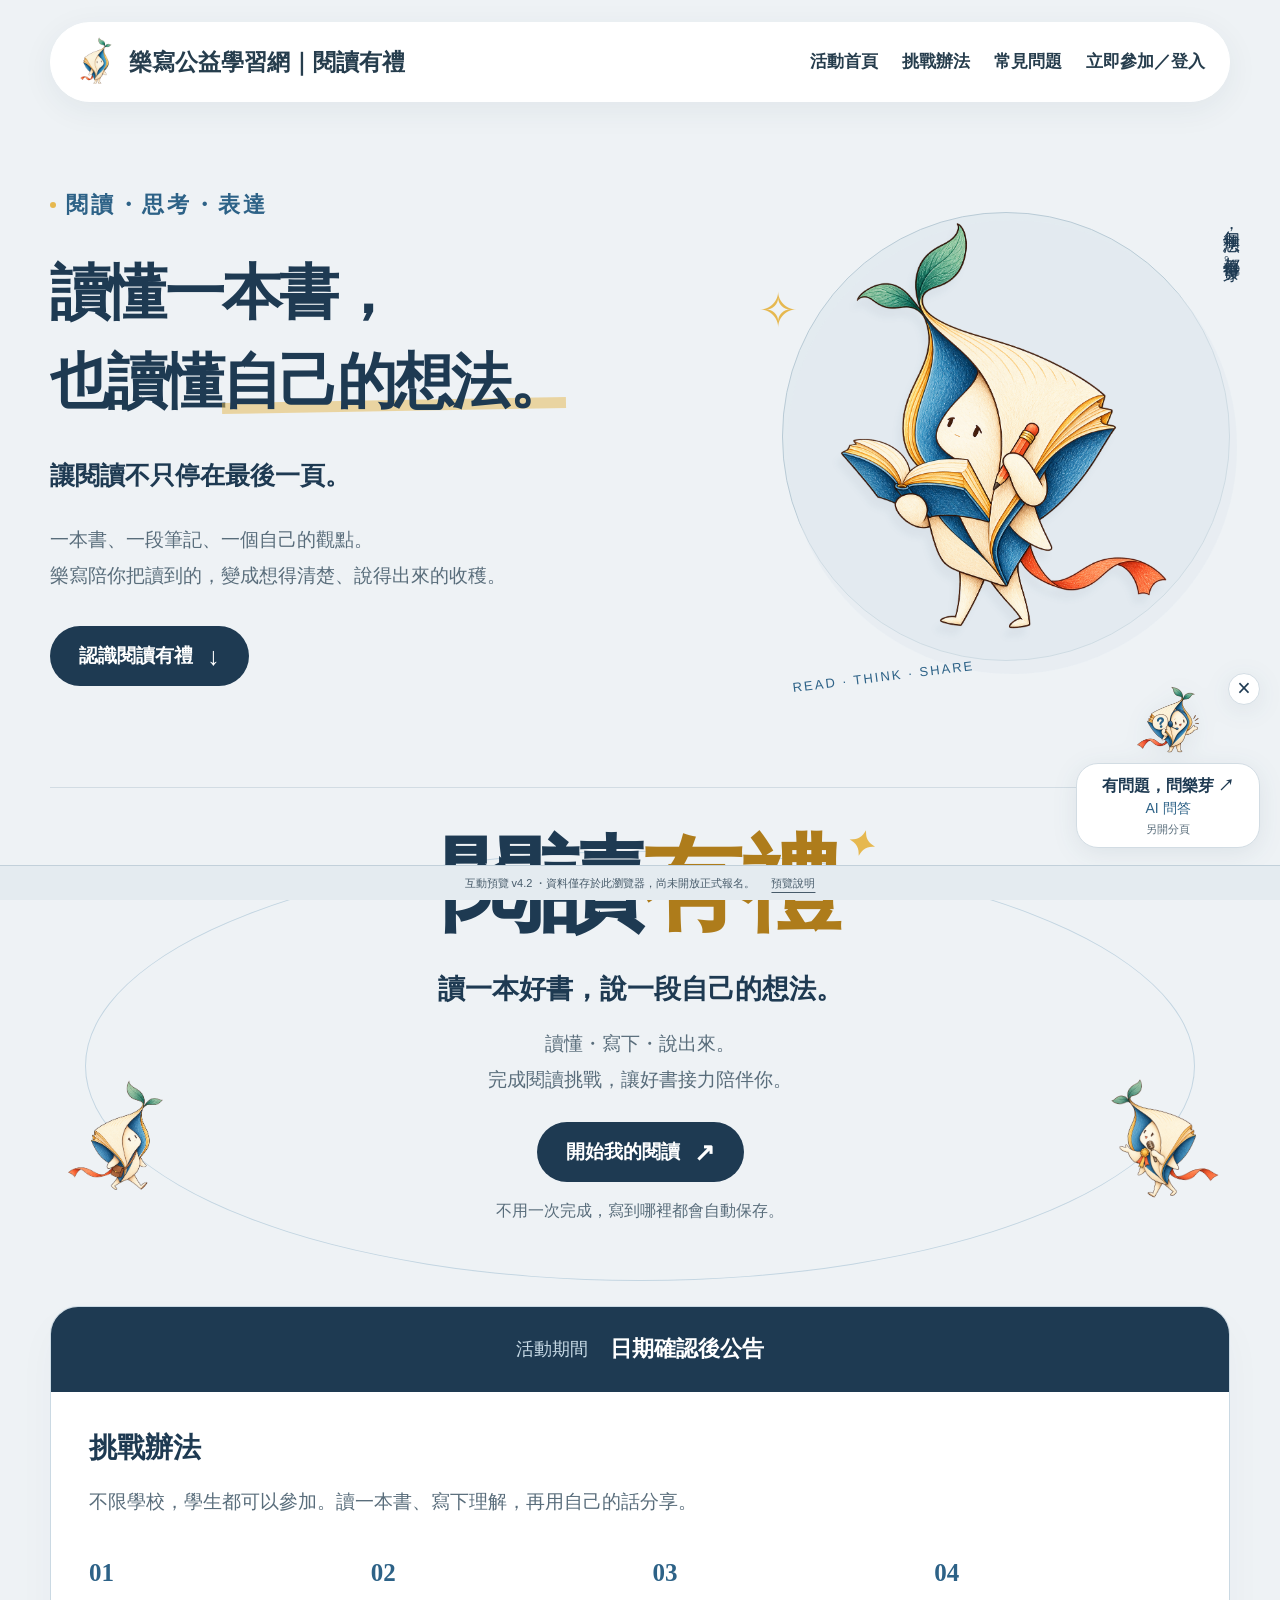
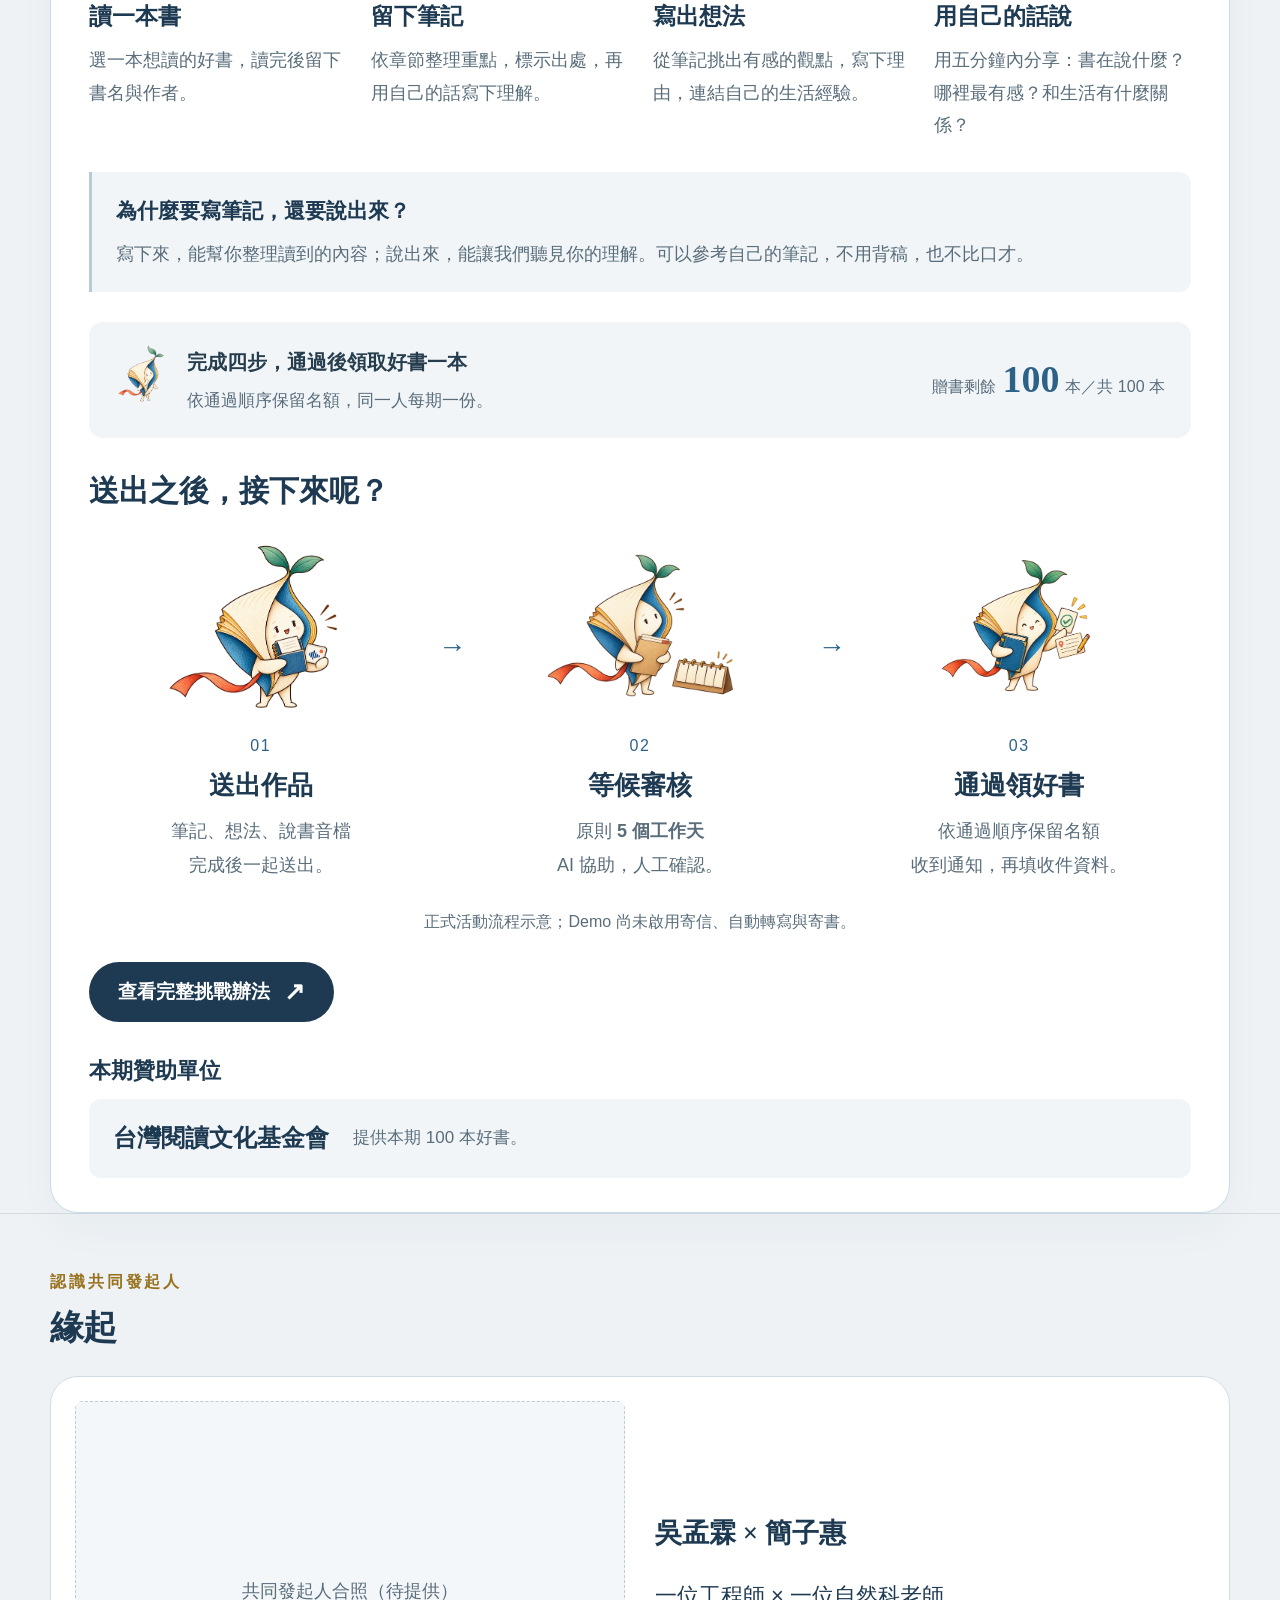
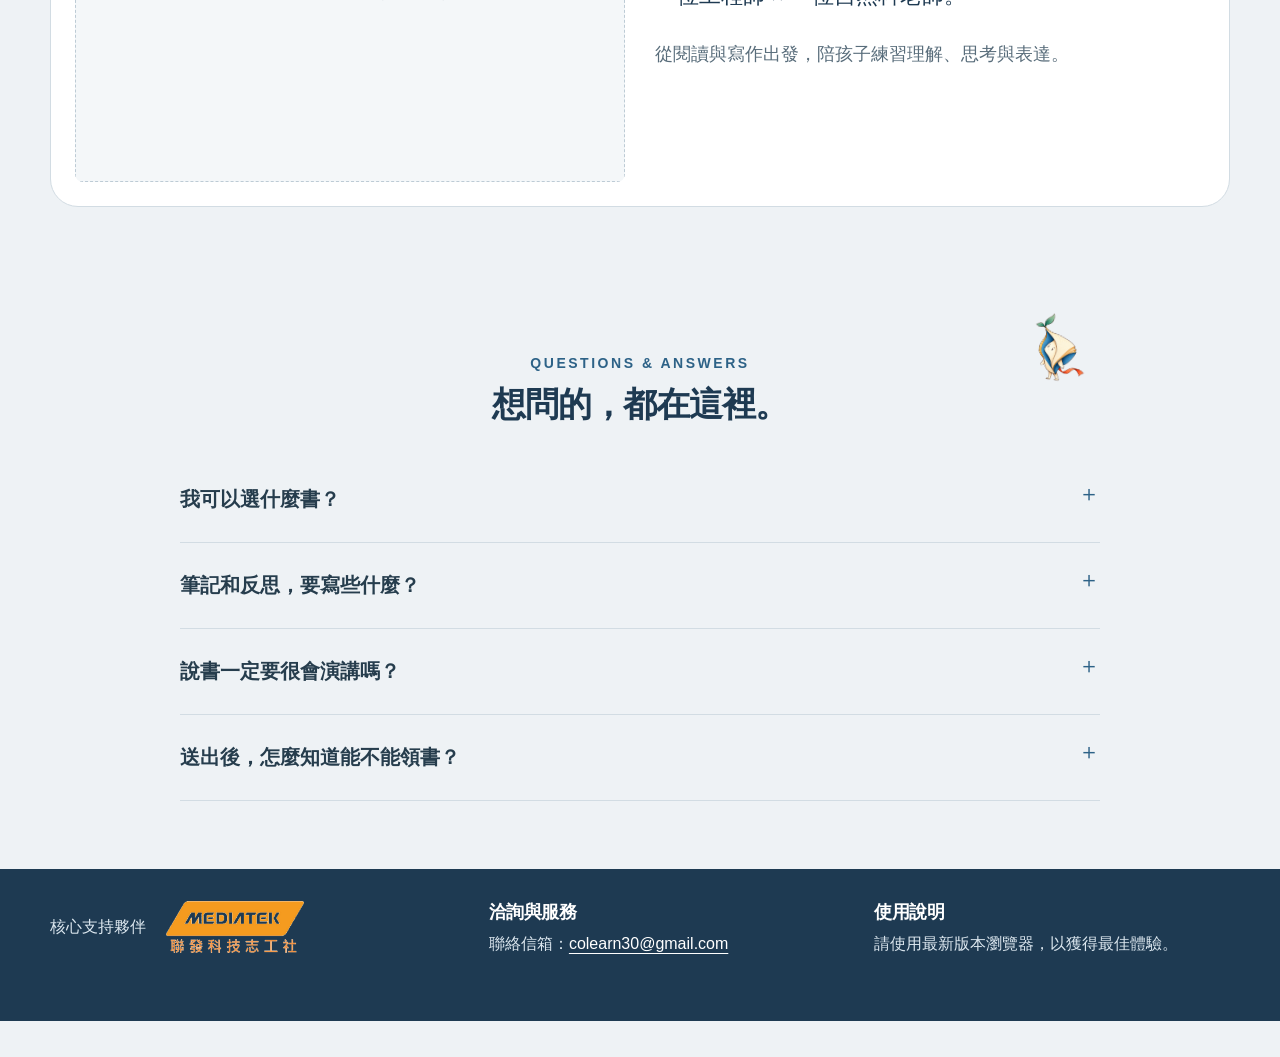
<file: index.html>
<!doctype html><html lang="zh-Hant"><head><meta charset="utf-8"><meta name="viewport" content="width=device-width,initial-scale=1"><meta name="description" content="樂寫公益學習網，陪你讀一本書、留下筆記、整理想法，再用自己的話說出來。"><meta name="theme-color" content="#1E3A52"><title>讀懂一本書，也讀懂自己的想法｜樂寫公益學習網</title><link rel="icon" href="img/leya-front.png"><link rel="stylesheet" href="styles.css"><link rel="stylesheet" href="refinement.css?v=20260925-three-capsules"></head><body class="simple-campaign brand-first"><a class="skip" href="#main">跳到主要內容</a><header class="site-header shell"><a class="brand" href="index.html"><img src="img/leya-front.png" alt=""><span class="brand-title">樂寫公益學習網<span class="brand-event">｜閱讀有禮</span></span></a><button class="menu-toggle" aria-controls="main-nav" aria-expanded="false" aria-label="開啟選單"><span></span><span></span></button><nav id="main-nav" aria-label="主要導覽"><a href="index.html">活動首頁</a><a href="challenge-rules.html">挑戰辦法</a><a href="index.html#faq">常見問題</a><a href="my-challenge.html">立即參加／登入</a></nav></header><main id="main" data-campaign>
<section class="brand-hero shell" aria-labelledby="brand-title">
<div class="brand-message"><p class="eyebrow"><span></span>閱讀・思考・表達</p>
<h1 id="brand-title"><span>讀懂一本書，</span><span>也讀懂<span class="brand-underline">自己的想法。</span></span></h1>
<p class="brand-lead">讓閱讀不只停在最後一頁。</p>
<p class="brand-description">一本書、一段筆記、一個自己的觀點。<br><span class="brand-description-phrase">樂寫陪你把讀到的，</span><span class="brand-description-phrase">變成想得清楚、說得出來的收穫。</span></p>
<a class="btn primary" href="#activity">認識閱讀有禮 <span aria-hidden="true">↓</span></a></div>
<div class="brand-illustration"><span class="brand-orbit" aria-hidden="true"></span><img src="img/notion/companion.png" alt="陪讀樂芽面向左邊，與你一起閱讀、思考"><span class="brand-art-note">每個想法，都值得發芽。</span><span class="brand-spark" aria-hidden="true">✧</span><span class="brand-art-caption">READ · THINK · SHARE</span></div>
</section>
<section class="simple-hero shell" id="activity" aria-labelledby="campaign-title">
<span class="restored-oval" aria-hidden="true"></span><div class="simple-intro">
<h2 id="campaign-title">閱讀<span class="gold-text">有禮</span><span class="title-star" aria-hidden="true">✦</span></h2><p class="hero-tagline" id="campaign-slogan"><span class="slogan-phrase">讀一本好書</span>，<wbr><span class="slogan-phrase">說一段自己的想法。</span></p>
<p class="hero-copy" id="campaign-intro">讀懂・寫下・說出來。完成閱讀挑戰，讓好書接力陪伴你。</p>
<a class="btn primary big" href="my-challenge.html">開始我的閱讀 <span class="arrow-circle" aria-hidden="true">↗</span></a>
<p class="micro"><span class="slogan-phrase">不用一次完成，</span><span class="slogan-phrase">寫到哪裡都會自動保存。</span></p></div>
<img class="simple-mascot" src="img/notion/talk.png" alt="" aria-hidden="true">
<img class="hero-companion" src="img/notion/step.png" alt="" aria-hidden="true">
<div class="activity-board">
<div class="board-period"><span>活動期間</span><strong id="campaign-period">日期確認後公告</strong></div>
<div class="board-main"><section id="how" class="board-section" aria-labelledby="rules-title"><h3 id="rules-title">挑戰辦法</h3><p class="rules-intro">不限學校，學生都可以參加。讀一本書、寫下理解，再用自己的話分享。</p><ol class="simple-steps" id="campaign-steps"><li><b>01</b><h4>讀一本書</h4><p>選一本想讀的好書，讀完後留下書名與作者。</p></li><li><b>02</b><h4>留下筆記</h4><p>依章節整理重點，標示出處，再用自己的話寫下理解。</p></li><li><b>03</b><h4>寫出想法</h4><p>從筆記挑出有感的觀點，寫下理由，連結自己的生活經驗。</p></li><li><b>04</b><h4>用自己的話說</h4><p>用五分鐘內分享：書在說什麼？哪裡最有感？和生活有什麼關係？</p></li></ol><aside class="reading-purpose"><h4>為什麼要寫筆記，還要說出來？</h4><p>寫下來，能幫你整理讀到的內容；說出來，能讓我們聽見你的理解。可以參考自己的筆記，不用背稿，也不比口才。</p></aside></section>
<div class="gift-line"><img class="gift-leya" src="img/notion/cheer.png" alt="" aria-hidden="true" loading="lazy"><div><strong>完成四步，通過後領取<span id="campaign-gift">好書一本</span></strong><p>依通過順序保留名額，同一人每期一份。</p></div><div class="gift-count" aria-live="polite" aria-atomic="true"><span>贈書剩餘</span><strong id="campaign-remaining" data-book-remaining>—</strong><span>本／共 <span id="campaign-capacity">—</span> 本</span></div></div>

<div class="challenge-terms" aria-label="審核、贈書與公平規則">
<section class="review-journey" aria-labelledby="journey-title"><h3 id="journey-title">送出之後，接下來呢？</h3>
<ol class="review-flow">
<li><div class="review-art"><img src="img/notion/submit-20260925.webp" alt="樂芽抱著閱讀筆記與音檔，準備送出作品" loading="eager" decoding="async"><svg class="review-symbol" viewBox="0 0 64 64" aria-hidden="true" fill="none" stroke="currentColor" stroke-width="2.5" stroke-linecap="round" stroke-linejoin="round"><path d="M15 48V10h24l10 10v13M39 10v12h10M23 29h15M23 36h9"/><path d="M34 49l10-10 10 10M44 39v19"/><path d="M15 48h11"/></svg></div><span class="review-number">01</span><h4>送出作品</h4><p>筆記、想法、說書音檔<br>完成後一起送出。</p></li>
<li><div class="review-art"><img src="img/notion/review-20260925.webp" alt="樂芽抱著文件，在日曆旁等候審核" loading="eager" decoding="async"><svg class="review-symbol" viewBox="0 0 64 64" aria-hidden="true" fill="none" stroke="currentColor" stroke-width="2.5" stroke-linecap="round" stroke-linejoin="round"><rect x="12" y="12" width="31" height="43" rx="5"/><rect x="21" y="8" width="13" height="8" rx="3" fill="#fff"/><path d="M20 26h14M20 34h8M20 42h7"/><circle cx="45" cy="43" r="13" fill="#fff"/><path d="M45 35v9l6 3"/></svg></div><span class="review-number">02</span><h4>等候審核</h4><p>原則 <strong><span id="review-days-summary">5</span> 個工作天</strong><br>AI 協助，人工確認。</p></li>
<li><div class="review-art"><img src="img/notion/claim-20260925.webp" alt="樂芽拿著好書、通過通知與收件資料" loading="eager" decoding="async"><svg class="review-symbol" viewBox="0 0 64 64" aria-hidden="true" fill="none" stroke="currentColor" stroke-width="2.5" stroke-linecap="round" stroke-linejoin="round"><path d="M8 16q12-5 24 2 12-7 24-2v37q-12-5-24 2-12-7-24-2z" fill="#fff"/><path d="M32 18v37M12 34h40M42 17v36"/><path d="M42 29c-14-2-14-15-6-12 5 2 6 12 6 12s1-10 6-12c8-3 8 10-6 12z" fill="#f7e5ac"/></svg></div><span class="review-number">03</span><h4>通過領好書</h4><p>依通過順序保留名額<br>收到通知，再填收件資料。</p></li>
</ol><p id="rules-stock-status" class="quota-full-note" role="status" hidden>本期贈書名額已滿，通過者依序候補。</p>
<p class="terms-preview-note">正式活動流程示意；Demo 尚未啟用寄信、自動轉寫與寄書。</p></section>
<p class="rules-page-link"><a class="btn primary" href="challenge-rules.html">查看完整挑戰辦法 <span aria-hidden="true">↗</span></a></p>
<section class="terms-section current-sponsor" aria-labelledby="sponsor-heading"><h3 id="sponsor-heading">本期贊助單位</h3><div class="gift-sponsor-card"><h4 id="gift-sponsor-title">台灣閱讀文化基金會</h4><p id="gift-sponsor-description">提供本期 100 本好書。</p><img id="gift-sponsor-logo" alt="本期贈書贊助單位標誌" hidden><div id="gift-sponsor-placeholder" hidden>贊助單位 Logo（待提供）</div></div></section></div>

</div></div></section>
<section class="founders-wrap founder-origin" id="about" aria-labelledby="story-title"><div class="shell"><p class="eyebrow">認識共同發起人</p><h2 id="story-title">緣起</h2><div class="founder-card"><div class="founder-image"><img id="founder-photo" alt="共同發起人合照" hidden><div id="founder-placeholder">共同發起人合照（待提供）</div></div><div class="founder-copy"><h3 class="founder-identity" id="founder-names">吳孟霖 × 簡子惠</h3><p class="story-lead" id="founder-intro">一位工程師 × 一位自然科老師。</p><p class="story-description">從閱讀與寫作出發，陪孩子練習理解、思考與表達。</p></div></div></div></section><section class="simple-faq shell" id="faq"><img class="faq-leya" src="img/notion/curious.png" alt="" aria-hidden="true" loading="lazy"><div class="section-heading centered"><p class="eyebrow">QUESTIONS & ANSWERS</p><h2>想問的，都在這裡。</h2></div>
<details class="faq"><summary>我可以選什麼書？</summary><div><p>先選一本你願意完整閱讀、能整理內容並分享想法的書。正式活動的選書範圍將在開放報名前公告。</p></div></details>
<details class="faq"><summary>筆記和反思，要寫些什麼？</summary><div><p>筆記請標示章節，用自己的話寫出重點；反思則說明你的看法、理由，以及它與生活的連結。重點是內容具體、能看出理解，而不是湊字數。</p></div></details>
<details class="faq"><summary>說書一定要很會演講嗎？</summary><div><p>不用。口述是為了確認你理解自己寫下的內容。可以參考自己的筆記，自然說明這本書在談什麼、你怎麼想，以及為什麼。</p></div></details>
<details class="faq"><summary>送出後，怎麼知道能不能領書？</summary><div><p>點右上方「立即參加／登入」，登入後就能查看結果。通過且取得名額後，才會出現領取資料表；需要補充時，依回饋修改後再次送出。</p><p>目前是流程預覽，尚未開放正式報名或寄送。</p></div></details>
</section></main><footer class="site-footer service-footer"><div class="shell footer-bottom"><div class="footer-brand-block"><span class="sponsor">核心支持夥伴 <img src="img/sponsor-mediatek.png" alt="聯發科技志工社"></span></div><section class="footer-service" aria-label="洽詢與服務"><h2>洽詢與服務</h2><p>聯絡信箱：<a href="mailto:colearn30@gmail.com">colearn30@gmail.com</a></p></section><section class="footer-browser" aria-label="使用說明"><h2>使用說明</h2><p>請使用最新版本瀏覽器，以獲得最佳體驗。</p></section></div></footer><aside class="leya-help" aria-label="樂芽 AI 問答"><button class="leya-help-close" type="button" aria-label="關閉樂芽問答入口">×</button><a href="https://gemini.google.com/gem/1J9F-RK3e5LfOx6elj3UGS3hObWHRdIkw?usp=sharing" target="_blank" rel="noopener noreferrer" aria-label="有問題，問樂芽：AI 問答（另開分頁）"><img src="img/notion/help-headset-20260925.webp" alt="" width="82" height="96"><span class="leya-help-bubble"><strong>有問題，問樂芽 ↗</strong><span>AI 問答</span><small>另開分頁</small></span></a></aside><div class="preview-bar">互動預覽 v4.2 <span>・資料僅存於此瀏覽器，尚未開放正式報名。</span><a href="about-preview.html">預覽說明</a></div><div id="toast" class="toast" role="status" aria-live="polite"></div><script src="domain.js" defer></script><script src="campaign-settings.js?v=20260924-leya-help" defer></script><script src="community-settings.js?v=20260924-leya-help" defer></script><script src="app.js?v=20260925-spec-audit" defer></script></body></html>
</file>
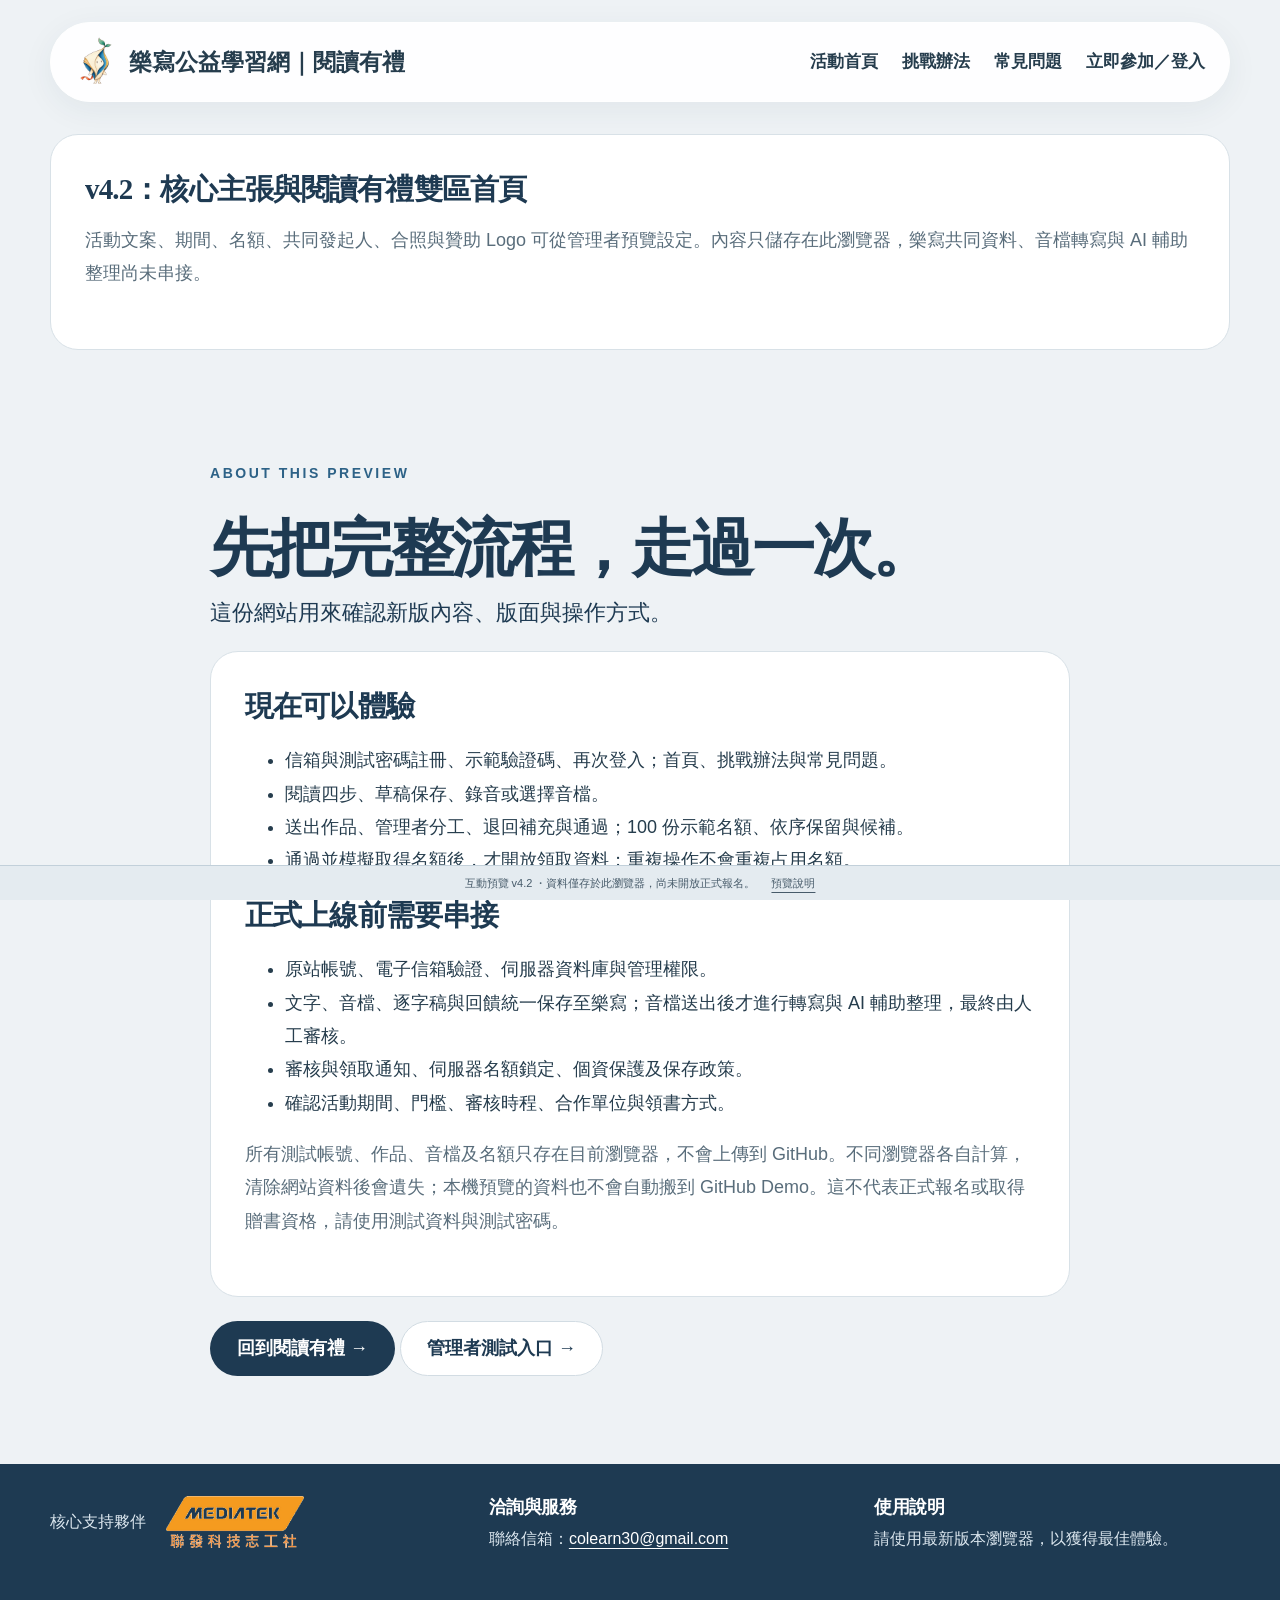
<file: about-preview.html>
<!doctype html><html lang="zh-Hant"><head><meta charset="utf-8"><meta name="viewport" content="width=device-width,initial-scale=1"><meta name="description" content="樂寫公益學習網，陪你讀一本書、留下筆記、整理想法，再用自己的話說出來。"><meta name="theme-color" content="#1E3A52"><title>關於這份預覽｜樂寫公益學習網</title><link rel="icon" href="img/leya-front.png"><link rel="stylesheet" href="styles.css"><link rel="stylesheet" href="refinement.css?v=20260924-layout-alignment"></head><body class=""><a class="skip" href="#main">跳到主要內容</a><header class="site-header shell"><a class="brand" href="index.html"><img src="img/leya-front.png" alt=""><span class="brand-title">樂寫公益學習網<span class="brand-event">｜閱讀有禮</span></span></a><button class="menu-toggle" aria-controls="main-nav" aria-expanded="false" aria-label="開啟選單"><span></span><span></span></button><nav id="main-nav" aria-label="主要導覽"><a href="index.html">活動首頁</a><a href="challenge-rules.html">挑戰辦法</a><a href="index.html#faq">常見問題</a><a href="my-challenge.html">立即參加／登入</a></nav></header><main id="main"><section class="shell panel" style="margin-top:32px"><h2>v4.2：核心主張與閱讀有禮雙區首頁</h2><p>活動文案、期間、名額、共同發起人、合照與贊助 Logo 可從管理者預覽設定。內容只儲存在此瀏覽器，樂寫共同資料、音檔轉寫與 AI 輔助整理尚未串接。</p></section><section class="section shell narrow"><p class="eyebrow">ABOUT THIS PREVIEW</p><h1>先把完整流程，走過一次。</h1><p class="lead">這份網站用來確認新版內容、版面與操作方式。</p><div class="panel"><h2>現在可以體驗</h2><ul><li>信箱與測試密碼註冊、示範驗證碼、再次登入；首頁、挑戰辦法與常見問題。</li><li>閱讀四步、草稿保存、錄音或選擇音檔。</li><li>送出作品、管理者分工、退回補充與通過；100 份示範名額、依序保留與候補。</li><li>通過並模擬取得名額後，才開放領取資料；重複操作不會重複占用名額。</li></ul><h2>正式上線前需要串接</h2><ul><li>原站帳號、電子信箱驗證、伺服器資料庫與管理權限。</li><li>文字、音檔、逐字稿與回饋統一保存至樂寫；音檔送出後才進行轉寫與 AI 輔助整理，最終由人工審核。</li><li>審核與領取通知、伺服器名額鎖定、個資保護及保存政策。</li><li>確認活動期間、門檻、審核時程、合作單位與領書方式。</li></ul><p>所有測試帳號、作品、音檔及名額只存在目前瀏覽器，不會上傳到 GitHub。不同瀏覽器各自計算，清除網站資料後會遺失；本機預覽的資料也不會自動搬到 GitHub Demo。這不代表正式報名或取得贈書資格，請使用測試資料與測試密碼。</p></div><a class="btn primary" href="reading-gift.html">回到閱讀有禮 →</a> <a class="btn secondary" href="admin.html">管理者測試入口 →</a></section></main><footer class="site-footer service-footer"><div class="shell footer-bottom"><div class="footer-brand-block"><span class="sponsor">核心支持夥伴 <img src="img/sponsor-mediatek.png" alt="聯發科技志工社"></span></div><section class="footer-service" aria-label="洽詢與服務"><h2>洽詢與服務</h2><p>聯絡信箱：<a href="mailto:colearn30@gmail.com">colearn30@gmail.com</a></p></section><section class="footer-browser" aria-label="使用說明"><h2>使用說明</h2><p>請使用最新版本瀏覽器，以獲得最佳體驗。</p></section></div></footer><div class="preview-bar">互動預覽 v4.2 <span>・資料僅存於此瀏覽器，尚未開放正式報名。</span><a href="about-preview.html">預覽說明</a></div><div id="toast" class="toast" role="status" aria-live="polite"></div><script src="domain.js" defer></script><script src="campaign-settings.js?v=20260924-layout-alignment" defer></script><script src="community-settings.js?v=20260924-layout-alignment" defer></script><script src="app.js?v=20260925-spec-audit" defer></script></body></html>
</file>
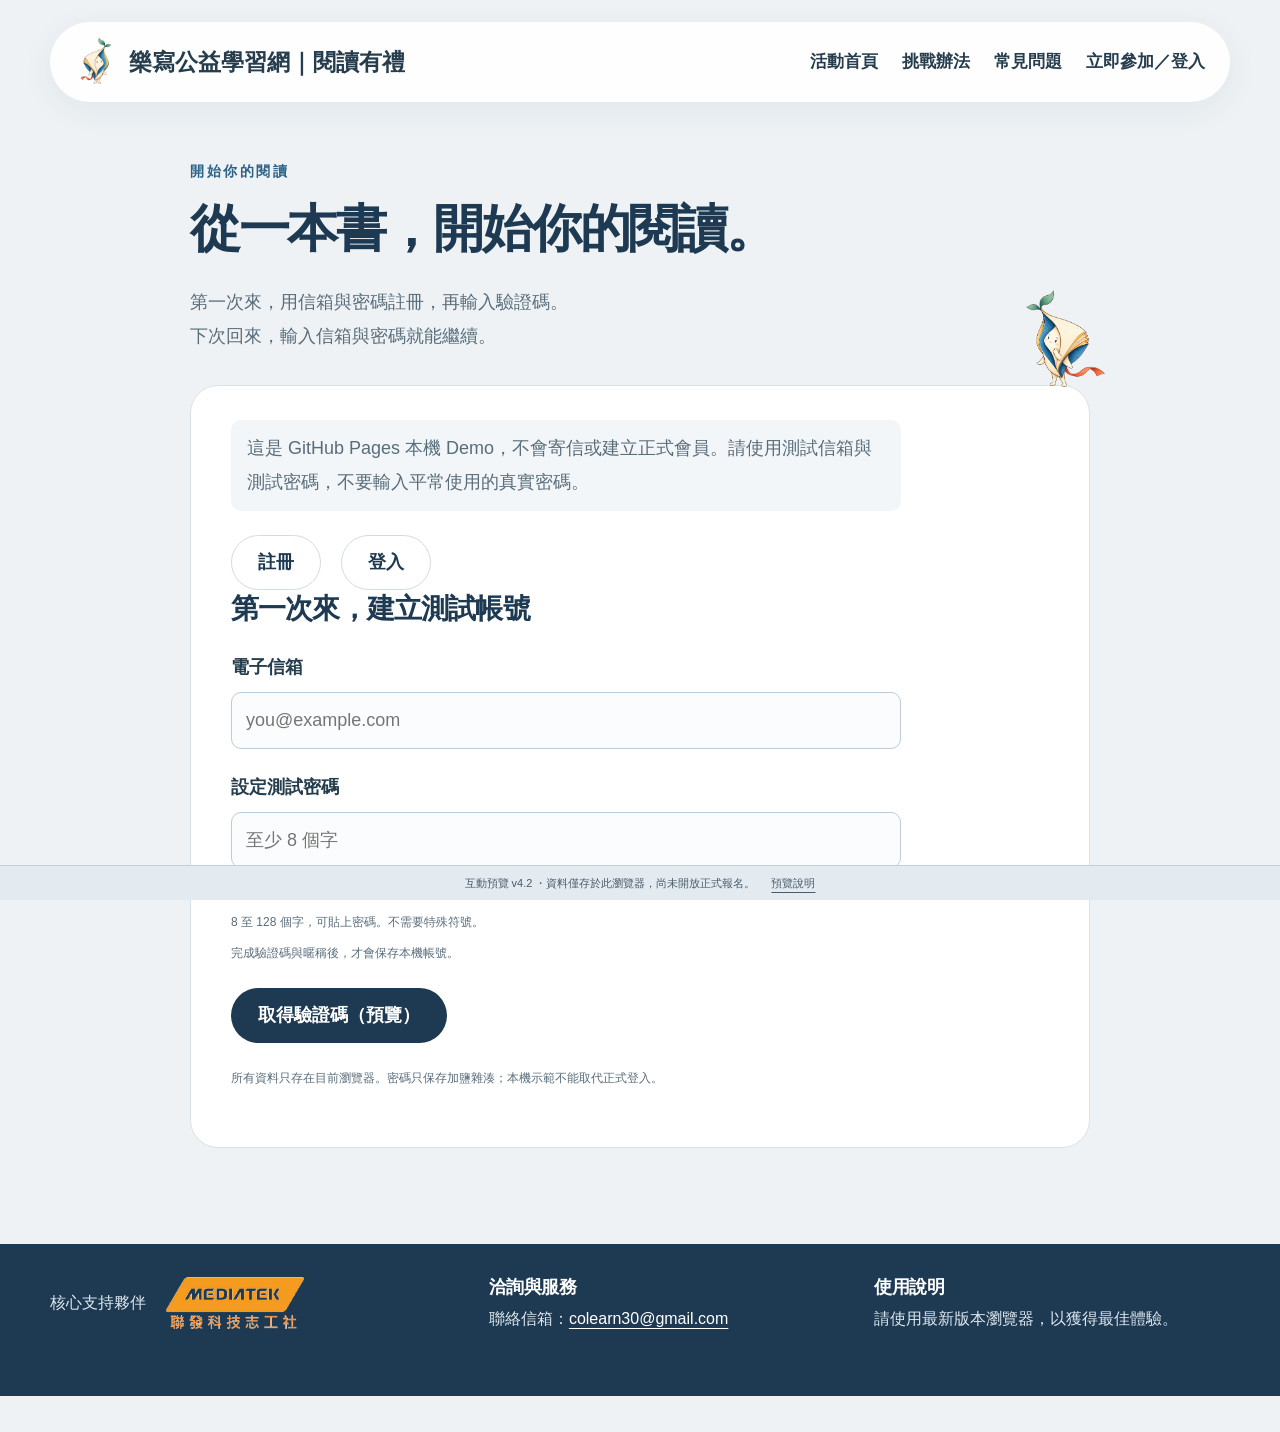
<file: access.html>
<!doctype html><html lang="zh-Hant"><head><meta charset="utf-8"><meta name="viewport" content="width=device-width,initial-scale=1"><meta name="description" content="樂寫公益學習網，陪你讀一本書、留下筆記、整理想法，再用自己的話說出來。"><meta name="theme-color" content="#1E3A52"><title>開始我的閱讀｜樂寫公益學習網</title><link rel="icon" href="img/leya-front.png"><link rel="stylesheet" href="styles.css"><link rel="stylesheet" href="refinement.css?v=20260924-layout-alignment"></head><body class=""><a class="skip" href="#main">跳到主要內容</a><header class="site-header shell"><a class="brand" href="index.html"><img src="img/leya-front.png" alt=""><span class="brand-title">樂寫公益學習網<span class="brand-event">｜閱讀有禮</span></span></a><button class="menu-toggle" aria-controls="main-nav" aria-expanded="false" aria-label="開啟選單"><span></span><span></span></button><nav id="main-nav" aria-label="主要導覽"><a href="index.html">活動首頁</a><a href="challenge-rules.html">挑戰辦法</a><a href="index.html#faq">常見問題</a><a href="my-challenge.html">立即參加／登入</a></nav></header><main id="main" class="email-access shell">
<div class="email-heading"><p class="eyebrow">開始你的閱讀</p><h1>從一本書，開始你的閱讀。</h1><p>第一次來，用信箱與密碼註冊，再輸入驗證碼。<br>下次回來，輸入信箱與密碼就能繼續。</p></div>
<div class="panel auth-panel">
<img class="auth-leya" src="img/notion/cheer.png" alt="" aria-hidden="true">
<p class="auth-preview-note">這是 GitHub Pages 本機 Demo，不會寄信或建立正式會員。請使用測試信箱與測試密碼，不要輸入平常使用的真實密碼。</p>
<div class="auth-links" role="group" aria-label="選擇註冊或登入"><button class="btn secondary" type="button" id="auth-mode-register" aria-pressed="true">註冊</button><button class="btn secondary" type="button" id="auth-mode-login" aria-pressed="false">登入</button></div>
<form id="email-form" inert onsubmit="return false">
<h2 id="email-form-title">第一次來，建立測試帳號</h2>
<label for="login-email">電子信箱</label><input id="login-email" type="email" required autocomplete="username" maxlength="254" placeholder="you@example.com">
<label for="login-password" id="password-label">設定測試密碼</label><input id="login-password" type="password" required autocomplete="new-password" minlength="8" maxlength="256" aria-describedby="password-help" placeholder="至少 8 個字">
<button type="button" class="text-button" id="toggle-password" aria-controls="login-password" aria-pressed="false">顯示密碼</button><p class="field-help" id="password-help">8 至 128 個字，可貼上密碼。不需要特殊符號。</p>
<p class="field-help" id="registration-help">完成驗證碼與暱稱後，才會保存本機帳號。</p><p class="field-help" id="login-help" hidden>帳號與作品保留在註冊時使用的瀏覽器；換裝置不會同步。</p>
<button class="btn primary" id="email-submit" type="submit">取得驗證碼（預覽）</button>
<button class="text-button" type="button" id="legacy-upgrade" hidden>驗證信箱並設定測試密碼 →</button>
</form>
<form id="code-form" hidden inert onsubmit="return false"><h2>輸入驗證碼</h2><p id="email-destination"></p>
<div class="demo-code-note">Demo 不寄信，請使用這組測試驗證碼：<strong id="demo-code"></strong></div>
<label for="login-code">6 位數驗證碼</label><input id="login-code" inputmode="numeric" pattern="[0-9]{6}" minlength="6" maxlength="6" autocomplete="one-time-code" placeholder="輸入 6 位數字" required>
<p class="field-help">10 分鐘內有效；重新取得後，舊的驗證碼就不能使用。</p><button class="btn primary" type="submit">驗證並繼續 →</button>
<div class="auth-links"><button type="button" class="text-button" id="change-email">修改信箱或密碼</button><button type="button" class="text-button" id="resend-code">重新取得驗證碼</button><span id="resend-status" role="status"></span></div></form>
<form id="nickname-form" hidden inert onsubmit="return false"><h2>怎麼稱呼你？</h2><p id="nickname-help">這個稱呼會顯示在你的閱讀作品旁。</p>
<label for="login-nickname">暱稱</label><input id="login-nickname" maxlength="120" required autocomplete="nickname" placeholder="輸入喜歡的稱呼"><p class="field-help">1 至 60 個字。</p>
<button class="btn primary" id="nickname-submit" type="submit">完成註冊並開始閱讀 →</button><button type="button" class="text-button" id="nickname-back">重新開始</button></form>
<p class="field-help" id="auth-busy" role="status" aria-live="polite"></p><div id="auth-error" class="error-box" role="alert" hidden></div>
<p class="field-help auth-storage">所有資料只存在目前瀏覽器。密碼只保存加鹽雜湊；本機示範不能取代正式登入。</p>
</div></main><footer class="site-footer service-footer"><div class="shell footer-bottom"><div class="footer-brand-block"><span class="sponsor">核心支持夥伴 <img src="img/sponsor-mediatek.png" alt="聯發科技志工社"></span></div><section class="footer-service" aria-label="洽詢與服務"><h2>洽詢與服務</h2><p>聯絡信箱：<a href="mailto:colearn30@gmail.com">colearn30@gmail.com</a></p></section><section class="footer-browser" aria-label="使用說明"><h2>使用說明</h2><p>請使用最新版本瀏覽器，以獲得最佳體驗。</p></section></div></footer><div class="preview-bar">互動預覽 v4.2 <span>・資料僅存於此瀏覽器，尚未開放正式報名。</span><a href="about-preview.html">預覽說明</a></div><div id="toast" class="toast" role="status" aria-live="polite"></div><script src="domain.js" defer></script><script src="campaign-settings.js?v=20260924-layout-alignment" defer></script><script src="community-settings.js?v=20260924-layout-alignment" defer></script><script src="app.js?v=20260925-spec-audit" defer></script><script src="auth-domain.js" defer></script><script src="password-preview.js" defer></script><script src="auth.js" defer></script></body></html>
</file>
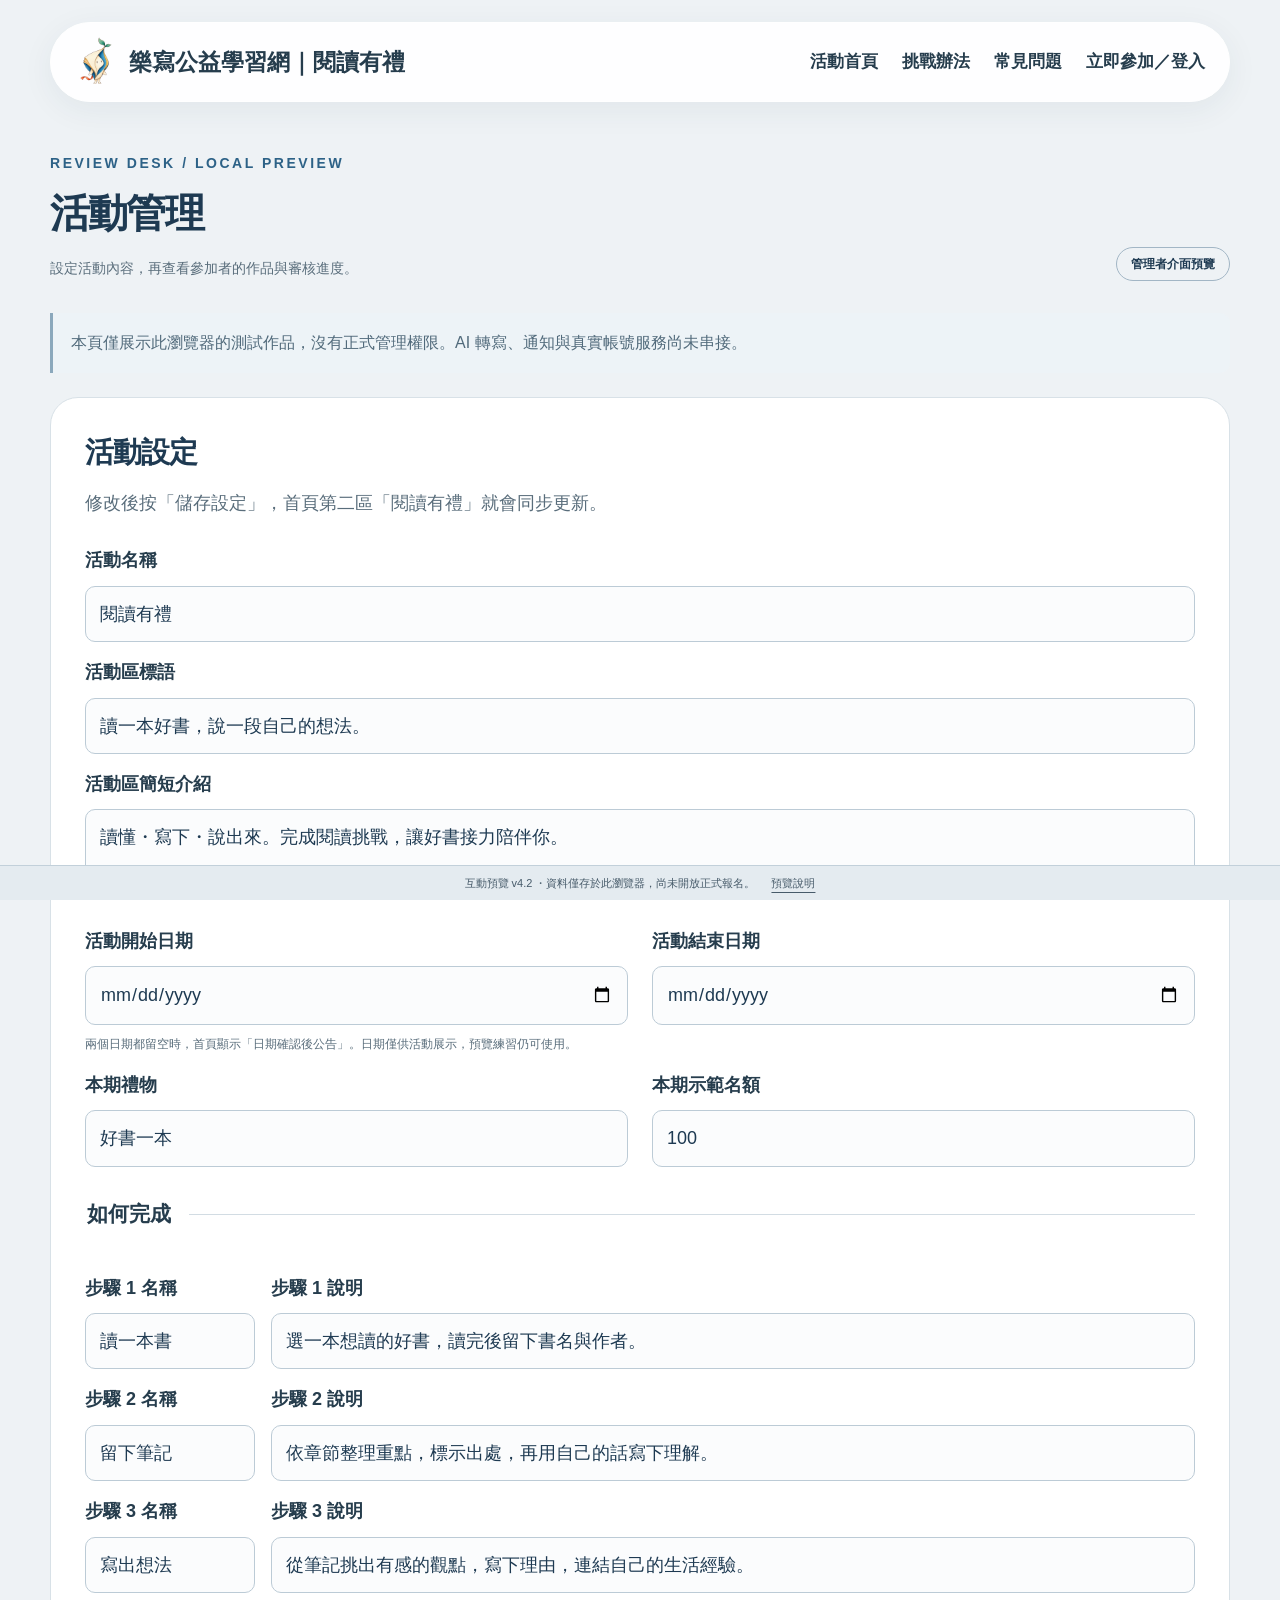
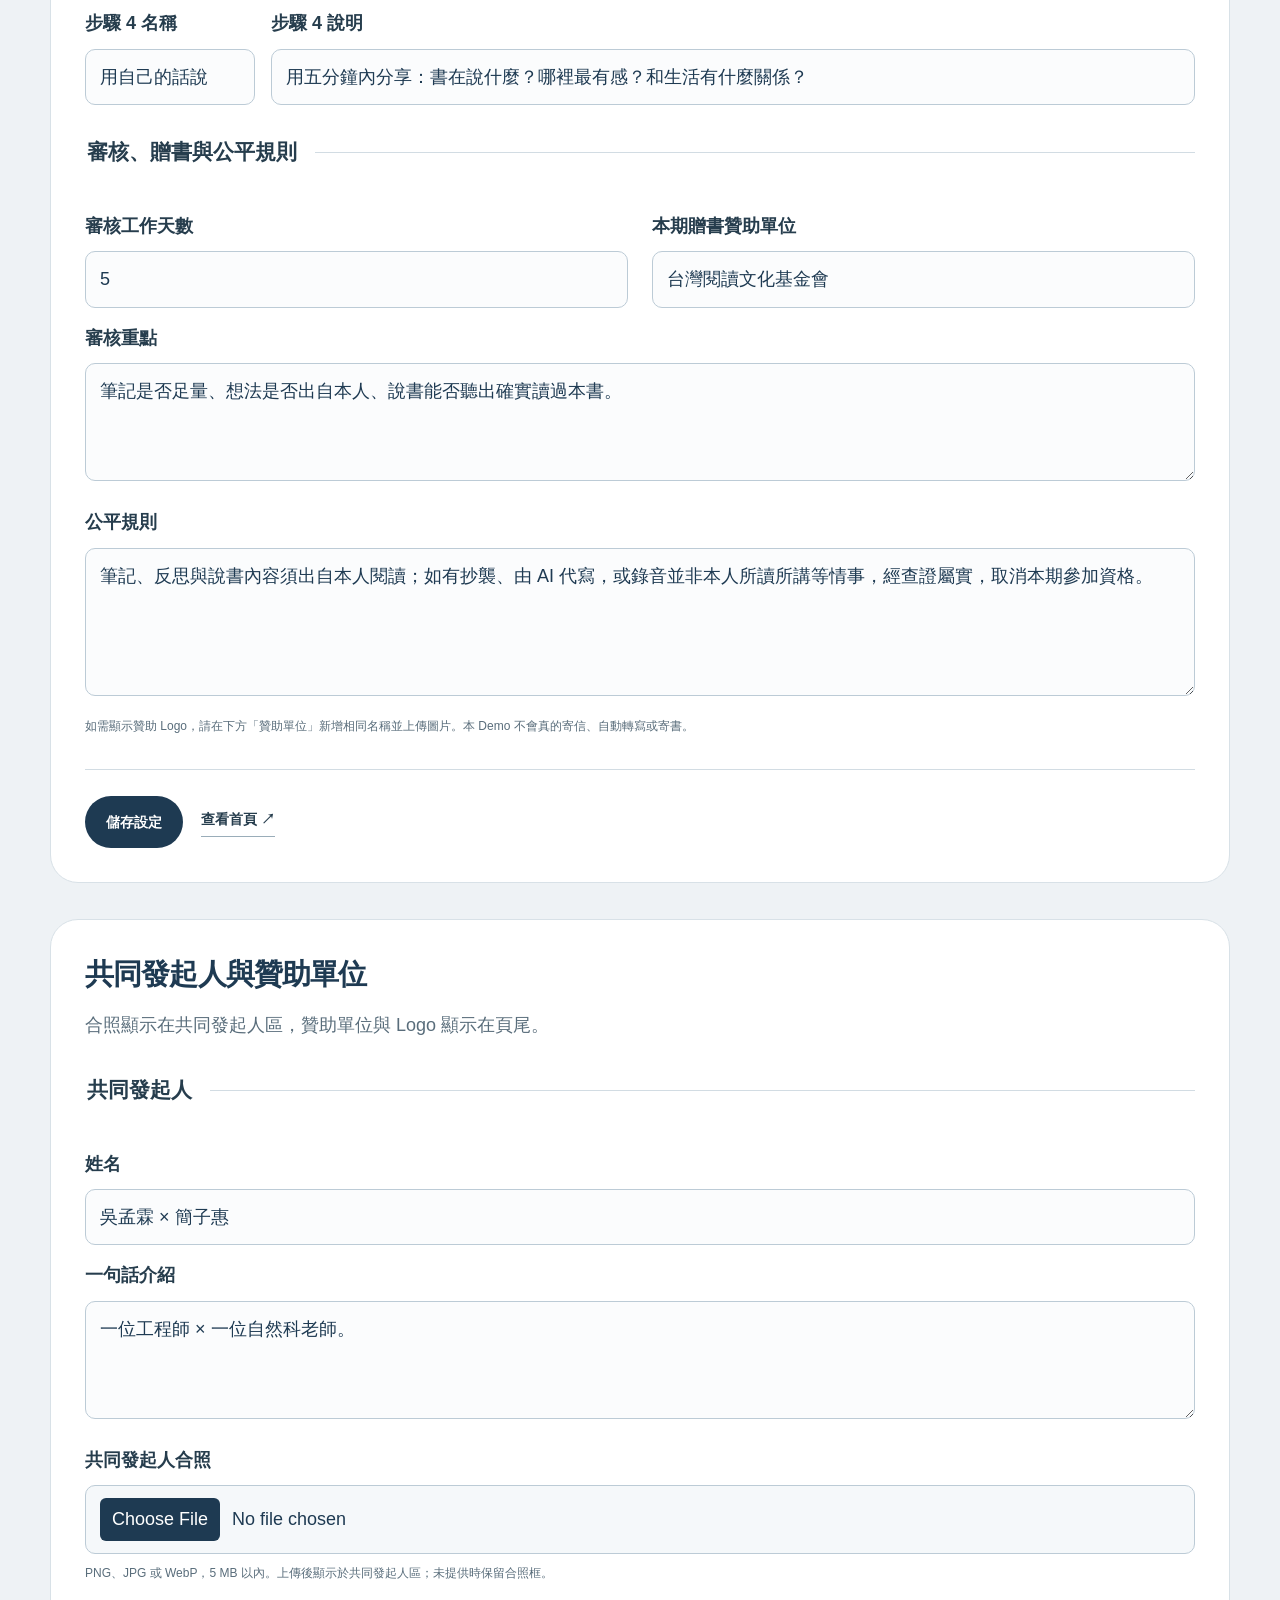
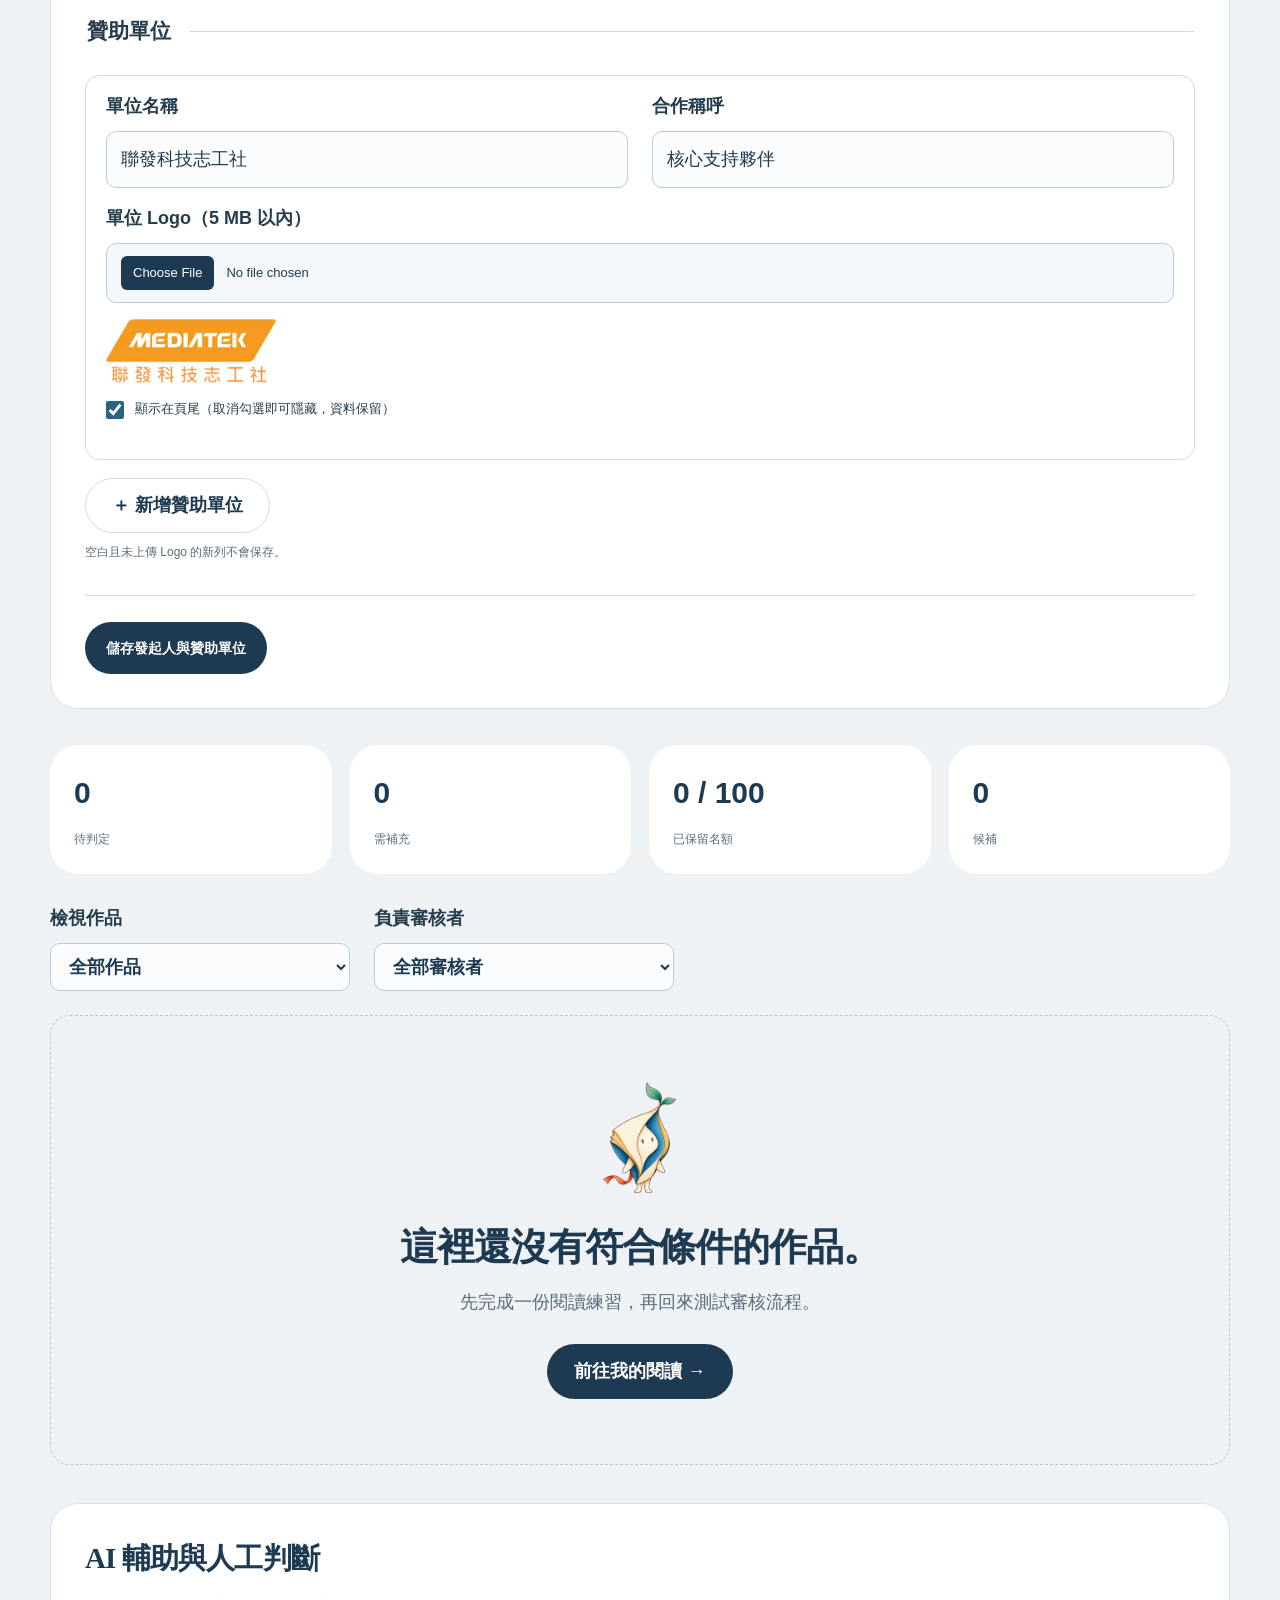
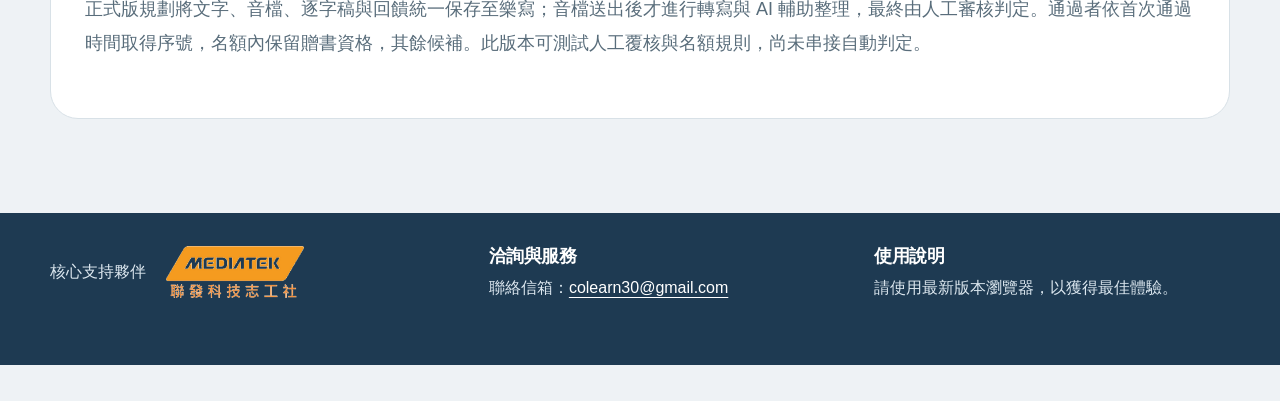
<file: admin.html>
<!doctype html><html lang="zh-Hant"><head><meta charset="utf-8"><meta name="viewport" content="width=device-width,initial-scale=1"><meta name="description" content="樂寫公益學習網，陪你讀一本書、留下筆記、整理想法，再用自己的話說出來。"><meta name="theme-color" content="#1E3A52"><title>管理者審核預覽｜樂寫公益學習網</title><link rel="icon" href="img/leya-front.png"><link rel="stylesheet" href="styles.css"><link rel="stylesheet" href="refinement.css?v=20260924-layout-alignment"></head><body class=""><a class="skip" href="#main">跳到主要內容</a><header class="site-header shell"><a class="brand" href="index.html"><img src="img/leya-front.png" alt=""><span class="brand-title">樂寫公益學習網<span class="brand-event">｜閱讀有禮</span></span></a><button class="menu-toggle" aria-controls="main-nav" aria-expanded="false" aria-label="開啟選單"><span></span><span></span></button><nav id="main-nav" aria-label="主要導覽"><a href="index.html">活動首頁</a><a href="challenge-rules.html">挑戰辦法</a><a href="index.html#faq">常見問題</a><a href="my-challenge.html">立即參加／登入</a></nav></header><main id="main"><section class="shell workspace-head"><div><p class="eyebrow">REVIEW DESK / LOCAL PREVIEW</p><h1>活動管理</h1><p>設定活動內容，再查看參加者的作品與審核進度。</p></div><span class="status-pill">管理者介面預覽</span></section><div class="shell admin-workspace"><div class="info-note">本頁僅展示此瀏覽器的測試作品，沒有正式管理權限。AI 轉寫、通知與真實帳號服務尚未串接。</div><div id="admin-summary" class="admin-stats"></div><div class="admin-toolbar"><label for="review-filter">檢視作品<select id="review-filter"><option value="all">全部作品</option><option value="pending">待審核</option><option value="revision">需補充</option><option value="approved">已通過</option><option value="claimed">已填領取資料</option></select></label><label for="reviewer-filter">負責審核者<select id="reviewer-filter"><option value="all">全部審核者</option><option value="A">管理者 A</option><option value="B">管理者 B</option></select></label></div><div id="admin-records"></div><section class="panel integration-note"><h2>AI 輔助與人工判斷</h2><p>正式版規劃將文字、音檔、逐字稿與回饋統一保存至樂寫；音檔送出後才進行轉寫與 AI 輔助整理，最終由人工審核判定。通過者依首次通過時間取得序號，名額內保留贈書資格，其餘候補。此版本可測試人工覆核與名額規則，尚未串接自動判定。</p></section></div></main><footer class="site-footer service-footer"><div class="shell footer-bottom"><div class="footer-brand-block"><span class="sponsor">核心支持夥伴 <img src="img/sponsor-mediatek.png" alt="聯發科技志工社"></span></div><section class="footer-service" aria-label="洽詢與服務"><h2>洽詢與服務</h2><p>聯絡信箱：<a href="mailto:colearn30@gmail.com">colearn30@gmail.com</a></p></section><section class="footer-browser" aria-label="使用說明"><h2>使用說明</h2><p>請使用最新版本瀏覽器，以獲得最佳體驗。</p></section></div></footer><div class="preview-bar">互動預覽 v4.2 <span>・資料僅存於此瀏覽器，尚未開放正式報名。</span><a href="about-preview.html">預覽說明</a></div><div id="toast" class="toast" role="status" aria-live="polite"></div><script src="domain.js" defer></script><script src="campaign-settings.js?v=20260924-layout-alignment" defer></script><script src="community-settings.js?v=20260924-layout-alignment" defer></script><script src="app.js?v=20260925-spec-audit" defer></script></body></html>
</file>
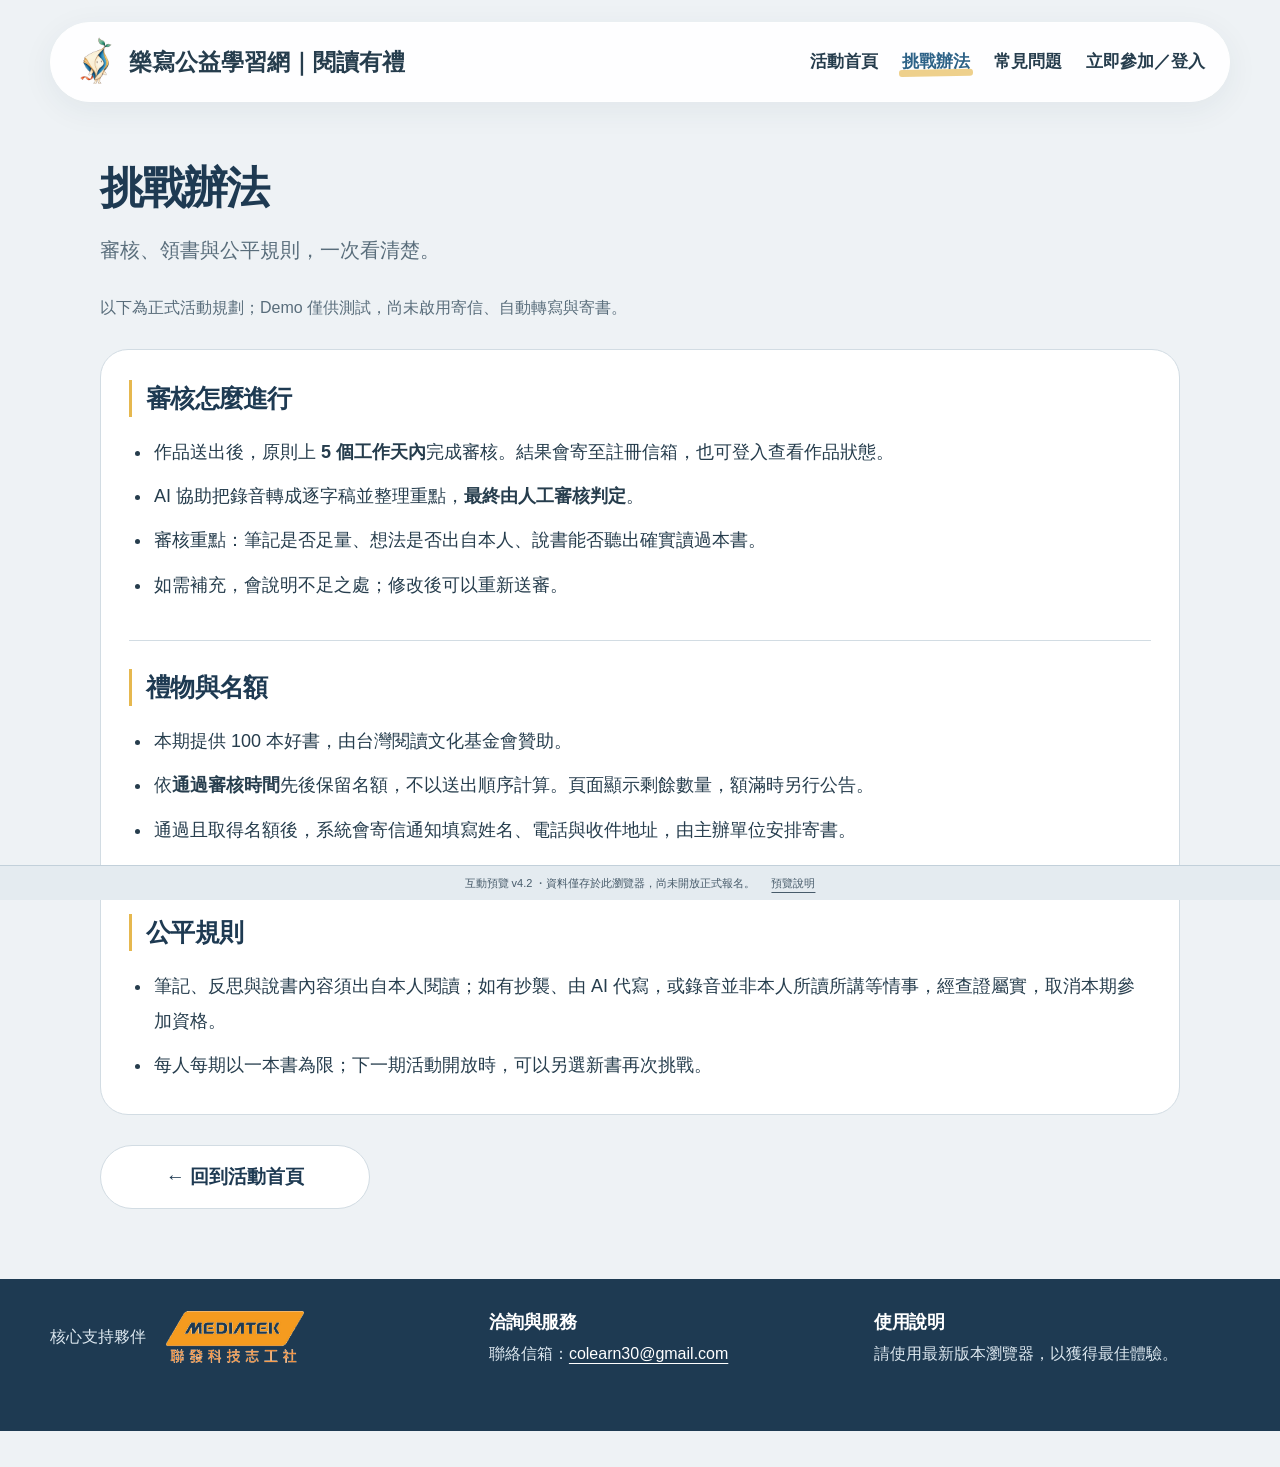
<file: challenge-rules.html>
<!doctype html><html lang="zh-Hant"><head><meta charset="utf-8"><meta name="viewport" content="width=device-width,initial-scale=1"><meta name="description" content="樂寫公益學習網，陪你讀一本書、留下筆記、整理想法，再用自己的話說出來。"><meta name="theme-color" content="#1E3A52"><title>挑戰辦法｜閱讀有禮</title><link rel="icon" href="img/leya-front.png"><link rel="stylesheet" href="styles.css"><link rel="stylesheet" href="refinement.css?v=20260925-visible-rules"></head><body class="rules-page"><a class="skip" href="#main">跳到主要內容</a><header class="site-header shell"><a class="brand" href="index.html"><img src="img/leya-front.png" alt=""><span class="brand-title">樂寫公益學習網<span class="brand-event">｜閱讀有禮</span></span></a><button class="menu-toggle" aria-controls="main-nav" aria-expanded="false" aria-label="開啟選單"><span></span><span></span></button><nav id="main-nav" aria-label="主要導覽"><a href="index.html">活動首頁</a><a href="challenge-rules.html" aria-current="page">挑戰辦法</a><a href="index.html#faq">常見問題</a><a href="my-challenge.html">立即參加／登入</a></nav></header><main id="main" class="rules-document shell" data-campaign><div class="rules-page-heading"><h1>挑戰辦法</h1><p>審核、領書與公平規則，一次看清楚。</p></div><p class="terms-preview-note">以下為正式活動規劃；Demo 僅供測試，尚未啟用寄信、自動轉寫與寄書。</p><div class="full-rules" role="region" aria-label="審核與領書規則"><div class="terms-grid"><section class="terms-section" aria-labelledby="review-heading"><h2 id="review-heading">審核怎麼進行</h2><ul><li>作品送出後，原則上 <strong><span id="rule-review-days">5</span> 個工作天內</strong>完成審核。結果會寄至註冊信箱，也可登入查看作品狀態。</li><li>AI 協助把錄音轉成逐字稿並整理重點，<strong>最終由人工審核判定</strong>。</li><li>審核重點：<span id="rule-review-checks">筆記是否足量、想法是否出自本人、說書能否聽出確實讀過本書。</span></li><li>如需補充，會說明不足之處；修改後可以重新送審。</li></ul></section>
<section class="terms-section" aria-labelledby="gift-heading"><h2 id="gift-heading">禮物與名額</h2><ul><li id="rule-gift-summary">本期提供 100 本好書，由台灣閱讀文化基金會贊助。</li><li>依<strong>通過審核時間</strong>先後保留名額，不以送出順序計算。頁面顯示剩餘數量，額滿時另行公告。</li><li>通過且取得名額後，系統會寄信通知填寫姓名、電話與收件地址，由主辦單位安排寄書。</li></ul></section>
<section class="terms-section" aria-labelledby="fairness-heading"><h2 id="fairness-heading">公平規則</h2><ul><li id="rule-fairness">筆記、反思與說書內容須出自本人閱讀；如有抄襲、由 AI 代寫，或錄音並非本人所讀所講等情事，經查證屬實，取消本期參加資格。</li><li>每人每期以一本書為限；下一期活動開放時，可以另選新書再次挑戰。</li></ul></section></div></div><p id="rules-stock-status" class="quota-full-note" role="status" hidden>本期贈書名額已滿，通過者依序候補。</p><div class="rules-page-actions"><a class="btn secondary" href="index.html">← 回到活動首頁</a></div></main><footer class="site-footer service-footer"><div class="shell footer-bottom"><div class="footer-brand-block"><span class="sponsor">核心支持夥伴 <img src="img/sponsor-mediatek.png" alt="聯發科技志工社"></span></div><section class="footer-service" aria-label="洽詢與服務"><h2>洽詢與服務</h2><p>聯絡信箱：<a href="mailto:colearn30@gmail.com">colearn30@gmail.com</a></p></section><section class="footer-browser" aria-label="使用說明"><h2>使用說明</h2><p>請使用最新版本瀏覽器，以獲得最佳體驗。</p></section></div></footer><div class="preview-bar">互動預覽 v4.2 <span>・資料僅存於此瀏覽器，尚未開放正式報名。</span><a href="about-preview.html">預覽說明</a></div><div id="toast" class="toast" role="status" aria-live="polite"></div><script src="domain.js" defer></script><script src="campaign-settings.js?v=20260924-layout-alignment" defer></script><script src="community-settings.js?v=20260924-layout-alignment" defer></script><script src="app.js?v=20260925-spec-audit" defer></script></body></html>
</file>
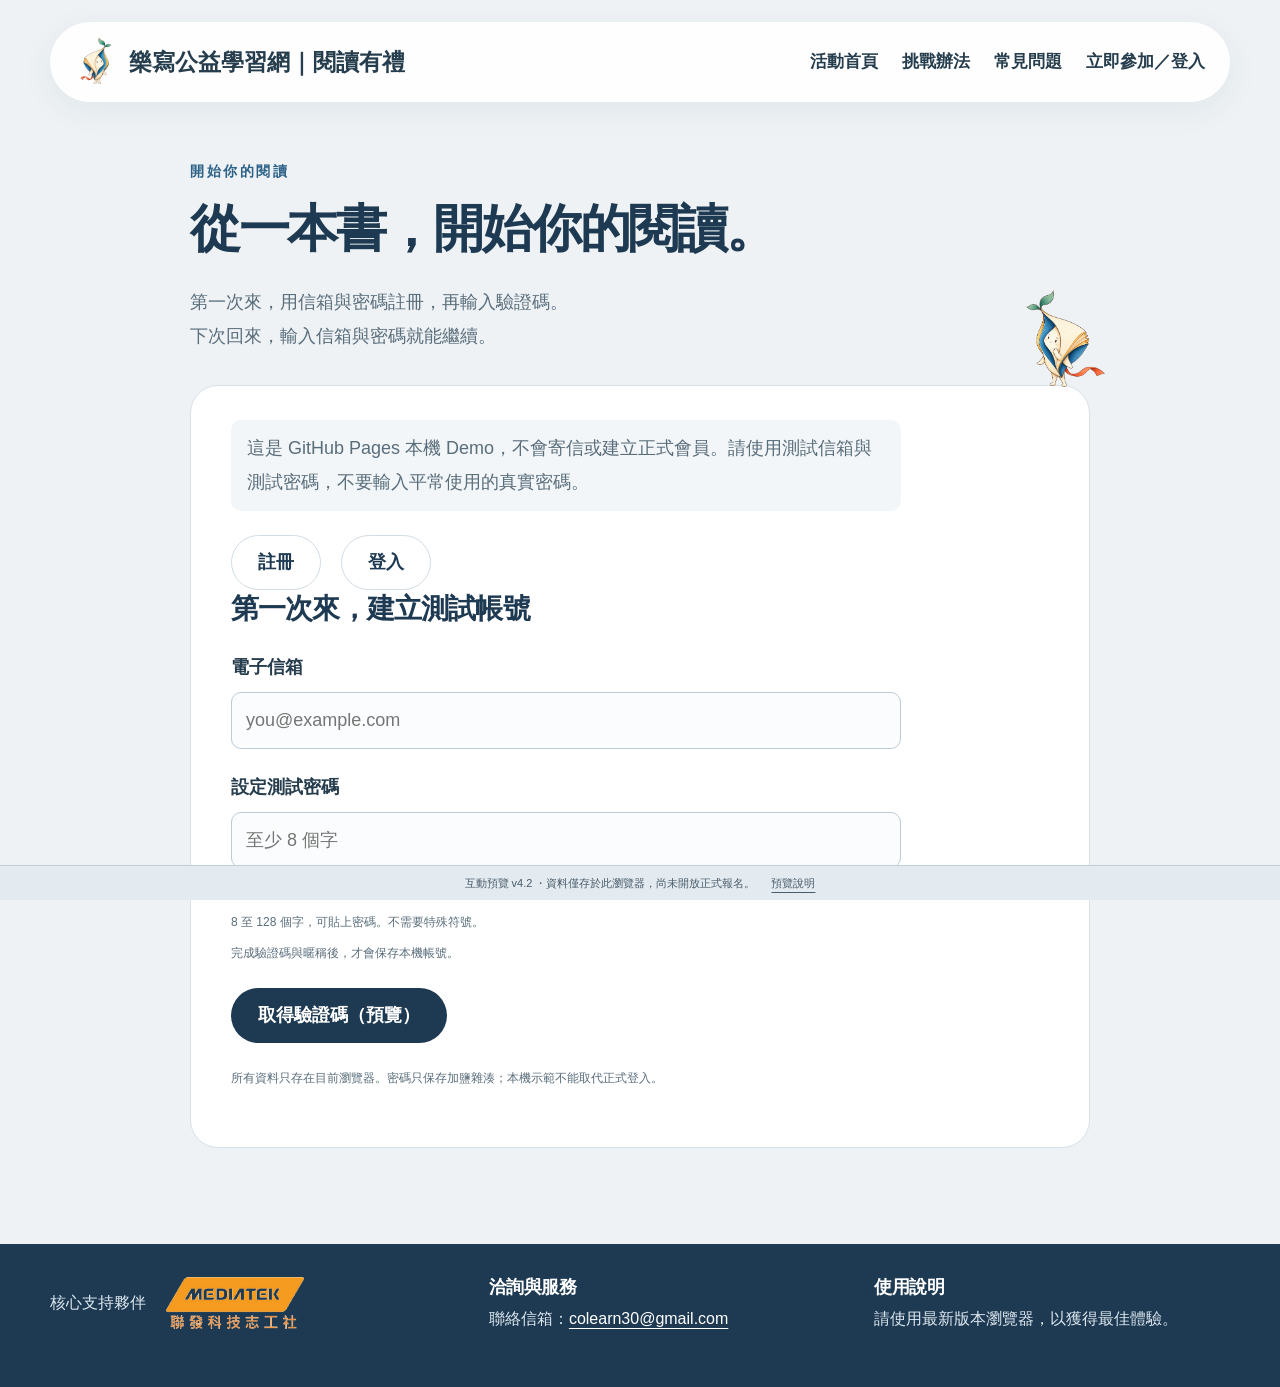
<file: my-challenge.html>
<!doctype html><html lang="zh-Hant"><head><meta charset="utf-8"><meta name="viewport" content="width=device-width,initial-scale=1"><meta name="description" content="樂寫公益學習網，陪你讀一本書、留下筆記、整理想法，再用自己的話說出來。"><meta name="theme-color" content="#1E3A52"><title>我的閱讀｜樂寫公益學習網</title><link rel="icon" href="img/leya-front.png"><link rel="stylesheet" href="styles.css"><link rel="stylesheet" href="refinement.css?v=20260924-layout-alignment"></head><body class="simple-workspace"><a class="skip" href="#main">跳到主要內容</a><header class="site-header shell"><a class="brand" href="index.html"><img src="img/leya-front.png" alt=""><span class="brand-title">樂寫公益學習網<span class="brand-event">｜閱讀有禮</span></span></a><button class="menu-toggle" aria-controls="main-nav" aria-expanded="false" aria-label="開啟選單"><span></span><span></span></button><nav id="main-nav" aria-label="主要導覽"><a href="index.html">活動首頁</a><a href="challenge-rules.html">挑戰辦法</a><a href="index.html#faq">常見問題</a><a href="my-challenge.html">立即參加／登入</a></nav></header><main id="main"><section class="shell workspace-head"><div><p class="eyebrow">MY READING</p><h1>一本書，四步讀懂。</h1><p id="reader-greeting">從一本書開始，把想法慢慢寫清楚。</p></div></section><details class="reading-values writing-values shell" id="reading-values"><summary><span>把書闔上之後，你留下了什麼？</span><small>看看這次練習的三個收穫</small></summary><div class="writing-values-content">
<div class="values-heading"><p>我們關心的，是你怎麼理解一本書。<br>在寫下與說出的過程裡，找到屬於自己的答案。</p></div>
<ol class="values-grid"><li><span class="value-number" aria-hidden="true">01</span><h3>看見重點</h3><p>從字裡行間找到線索，分辨作者的觀點，練習用自己的話整理。</p></li><li><span class="value-number" aria-hidden="true">02</span><h3>長出想法</h3><p>多問一句「為什麼」，連結生活經驗，讓閱讀成為思考的起點。</p></li><li><span class="value-number" aria-hidden="true">03</span><h3>勇敢表達</h3><p>把想法寫清楚，再自然地說出來。每一次練習，都更認識自己。</p></li></ol>
</div></details><div class="shell workspace-grid"><aside class="workspace-sidebar"><ol id="step-nav" class="step-nav"><li><button type="button" data-step="1"><span>01</span> 讀一本書</button></li><li><button type="button" data-step="2"><span>02</span> 留下筆記</button></li><li><button type="button" data-step="3"><span>03</span> 寫出想法</button></li><li><button type="button" data-step="4"><span>04</span> 用自己的話說</button></li></ol><div class="progress-box"><span id="progress-label">開始你的閱讀</span><progress id="reading-progress" max="4" value="0" aria-label="閱讀步驟完成度"></progress><p id="save-state" role="status">草稿儲存在此瀏覽器</p></div></aside><div><div id="storage-error" class="error-box" role="alert" hidden></div><form inert onsubmit="return false" id="reading-form" novalidate><section class="panel form-step" data-panel="1"><img class="step-leya" src="img/notion/companion.png" alt="" aria-hidden="true"><p class="eyebrow">STEP 01 / READ</p><h2 tabindex="-1">你想讀哪一本書？</h2><p>選一本你想讀懂的書，先留下書名和作者。</p><label for="book-title">書名 <span class="required">必填</span></label><input id="book-title" name="bookTitle" maxlength="120" required placeholder="輸入完整書名"><label for="book-author">作者 <span class="required">必填</span></label><input id="book-author" name="bookAuthor" maxlength="100" required placeholder="這本書是誰寫的？"><details class="optional-details"><summary>想補充選書的原因嗎？（選填）</summary><label for="book-reason">你為什麼想讀這本書？ <span class="optional">選填</span></label><textarea id="book-reason" name="bookReason" rows="3" maxlength="1500" placeholder="可以是一個好奇、一個問題，或吸引你的地方。"></textarea></details><label class="checkbox"><input id="read-confirm" type="checkbox" name="readConfirm"><span>我已閱讀這本書，準備整理筆記。</span></label><div class="form-actions"><span class="field-help">可以先儲存，讀完再繼續。</span><button class="btn primary" type="button" data-next="2">下一步：留下筆記 →</button></div></section><section class="panel form-step" data-panel="2" hidden><img class="step-leya" src="img/notion/step.png" alt="" aria-hidden="true"><p class="eyebrow">STEP 02 / NOTE</p><h2 tabindex="-1">留下你讀過的線索。</h2><p>看見重點：找出章節的重點，再用自己的話整理。</p><div id="note-list"></div><button type="button" class="btn secondary" id="add-note">＋ 新增一則筆記</button><p class="field-help">還有其他章節？按「新增一則筆記」繼續寫。</p><div class="form-actions"><button type="button" class="btn secondary" data-prev="1">← 上一步</button><button type="button" class="btn primary" data-next="3">下一步：寫出想法 →</button></div></section><section class="panel form-step" data-panel="3" hidden><img class="step-leya" src="img/notion/curious.png" alt="" aria-hidden="true"><p class="eyebrow">STEP 03 / THINK</p><h2 tabindex="-1">這本書，讓你想到什麼？</h2><p>長出想法：多問一句「為什麼」，寫下理由與自己的生活經驗。</p><label for="reflection">你的想法與理由 <span class="required">必填</span></label><textarea id="reflection" name="reflection" rows="6" maxlength="15000" placeholder="我最在意的觀點是……&#10;我同意／不完全同意，因為……&#10;書中支持這個想法的例子是……"></textarea><label for="connection">和生活的連結 <span class="required">必填</span></label><textarea id="connection" name="connection" rows="4" maxlength="8000" placeholder="這讓我想到自己的經驗……&#10;讀完後，我想試著……"></textarea><details class="optional-details"><summary>附上筆記或照片（選填）</summary><label for="support-files">補充附件 <span class="optional">選填</span></label><input id="support-files" type="file" multiple accept=".pdf,.docx,.jpg,.jpeg,.png"><p class="field-help">可以附上自己的閱讀筆記或手寫照片。支援 PDF、DOCX、JPG、PNG，每份上限 10 MB，共最多 5 份；本預覽只保存在此瀏覽器。</p><ul id="support-file-list" class="attachment-list"></ul><div id="attachment-error" class="error-box" role="alert" hidden></div></details><div class="form-actions"><button type="button" class="btn secondary" data-prev="2">← 上一步</button><button type="button" class="btn primary" data-next="4">下一步：用自己的話說 →</button></div></section><section class="panel form-step" data-panel="4" hidden><img class="step-leya" src="img/notion/speak.png" alt="" aria-hidden="true"><p class="eyebrow">STEP 04 / SHARE</p><h2 tabindex="-1">像說給朋友聽一樣。</h2><p>勇敢表達：不必背稿，參考自己的筆記，自然地說出你的理解。</p><div class="speaking-prompts"><span>這本書在談什麼？</span><span>你怎麼想？為什麼？</span><span>它和你的生活有什麼關係？</span></div><div class="recorder"><span class="record-icon" aria-hidden="true">◉</span><div><strong id="record-status">準備好，就開始說吧。</strong><p id="record-clock">預覽錄音上限 5 分鐘</p></div><div class="actions"><button id="record-start" type="button" class="btn primary">開始錄音</button><button id="record-stop" type="button" class="btn secondary" disabled>停止錄音</button></div></div><details class="optional-details"><summary>已有音檔？從這裡上傳</summary><label for="audio-upload">選擇已錄好的音檔</label><input type="file" id="audio-upload" accept="audio/mpeg,audio/mp4,audio/x-m4a,audio/wav,audio/x-wav,audio/webm,audio/ogg"><p class="field-help">MP3、M4A、WAV、WebM 或 OGG；預覽限制 20 MB、5 分鐘以內。</p></details><div id="audio-preview" hidden><audio id="audio-player" controls preload="metadata"></audio><p id="audio-filename" class="field-help"></p></div><div id="audio-error" class="error-box" role="alert" hidden></div><label class="checkbox"><input id="authentic-confirm" type="checkbox"><span>我已試聽音檔，確認筆記、反思與口述呈現自己的理解。</span></label><div class="form-actions"><button type="button" class="btn secondary" data-prev="3">← 上一步</button><button type="submit" class="btn primary" id="submit-reading">完成並送出預覽 →</button></div></section><div id="form-error" class="error-box" role="alert" hidden></div></form><section class="panel status-panel" id="submission-status"><p class="eyebrow">YOUR PROGRESS</p><h2>作品狀態</h2><div id="status-content"></div></section><section class="panel" id="claim-section" hidden><p class="eyebrow">A BOOK FOR YOUR NEXT CHAPTER</p><h2>領取你的好書</h2><p>這是領取流程預覽，請只填測試資料，不會實際寄送。</p><form inert onsubmit="return false" id="claim-form"><label for="recipient">收件姓名</label><input id="recipient" name="recipient" maxlength="60" required autocomplete="off"><label for="phone">聯絡電話</label><input id="phone" name="phone" type="tel" pattern="[0-9+() -]{8,20}" maxlength="20" required autocomplete="off"><label for="address">收件地址</label><textarea id="address" name="address" maxlength="300" rows="3" required autocomplete="off"></textarea><label class="checkbox"><input id="claim-consent" type="checkbox" required><span>我知道這是預覽，填寫的內容只儲存在這個瀏覽器。</span></label><button class="btn primary" type="submit">儲存領取資料（預覽）</button></form></section></div></div></main><footer class="site-footer service-footer"><div class="shell footer-bottom"><div class="footer-brand-block"><span class="sponsor">核心支持夥伴 <img src="img/sponsor-mediatek.png" alt="聯發科技志工社"></span></div><section class="footer-service" aria-label="洽詢與服務"><h2>洽詢與服務</h2><p>聯絡信箱：<a href="mailto:colearn30@gmail.com">colearn30@gmail.com</a></p></section><section class="footer-browser" aria-label="使用說明"><h2>使用說明</h2><p>請使用最新版本瀏覽器，以獲得最佳體驗。</p></section></div></footer><div class="preview-bar">互動預覽 v4.2 <span>・資料僅存於此瀏覽器，尚未開放正式報名。</span><a href="about-preview.html">預覽說明</a></div><div id="toast" class="toast" role="status" aria-live="polite"></div><script src="domain.js" defer></script><script src="campaign-settings.js?v=20260924-layout-alignment" defer></script><script src="community-settings.js?v=20260924-layout-alignment" defer></script><script src="app.js?v=20260925-spec-audit" defer></script></body></html>
</file>
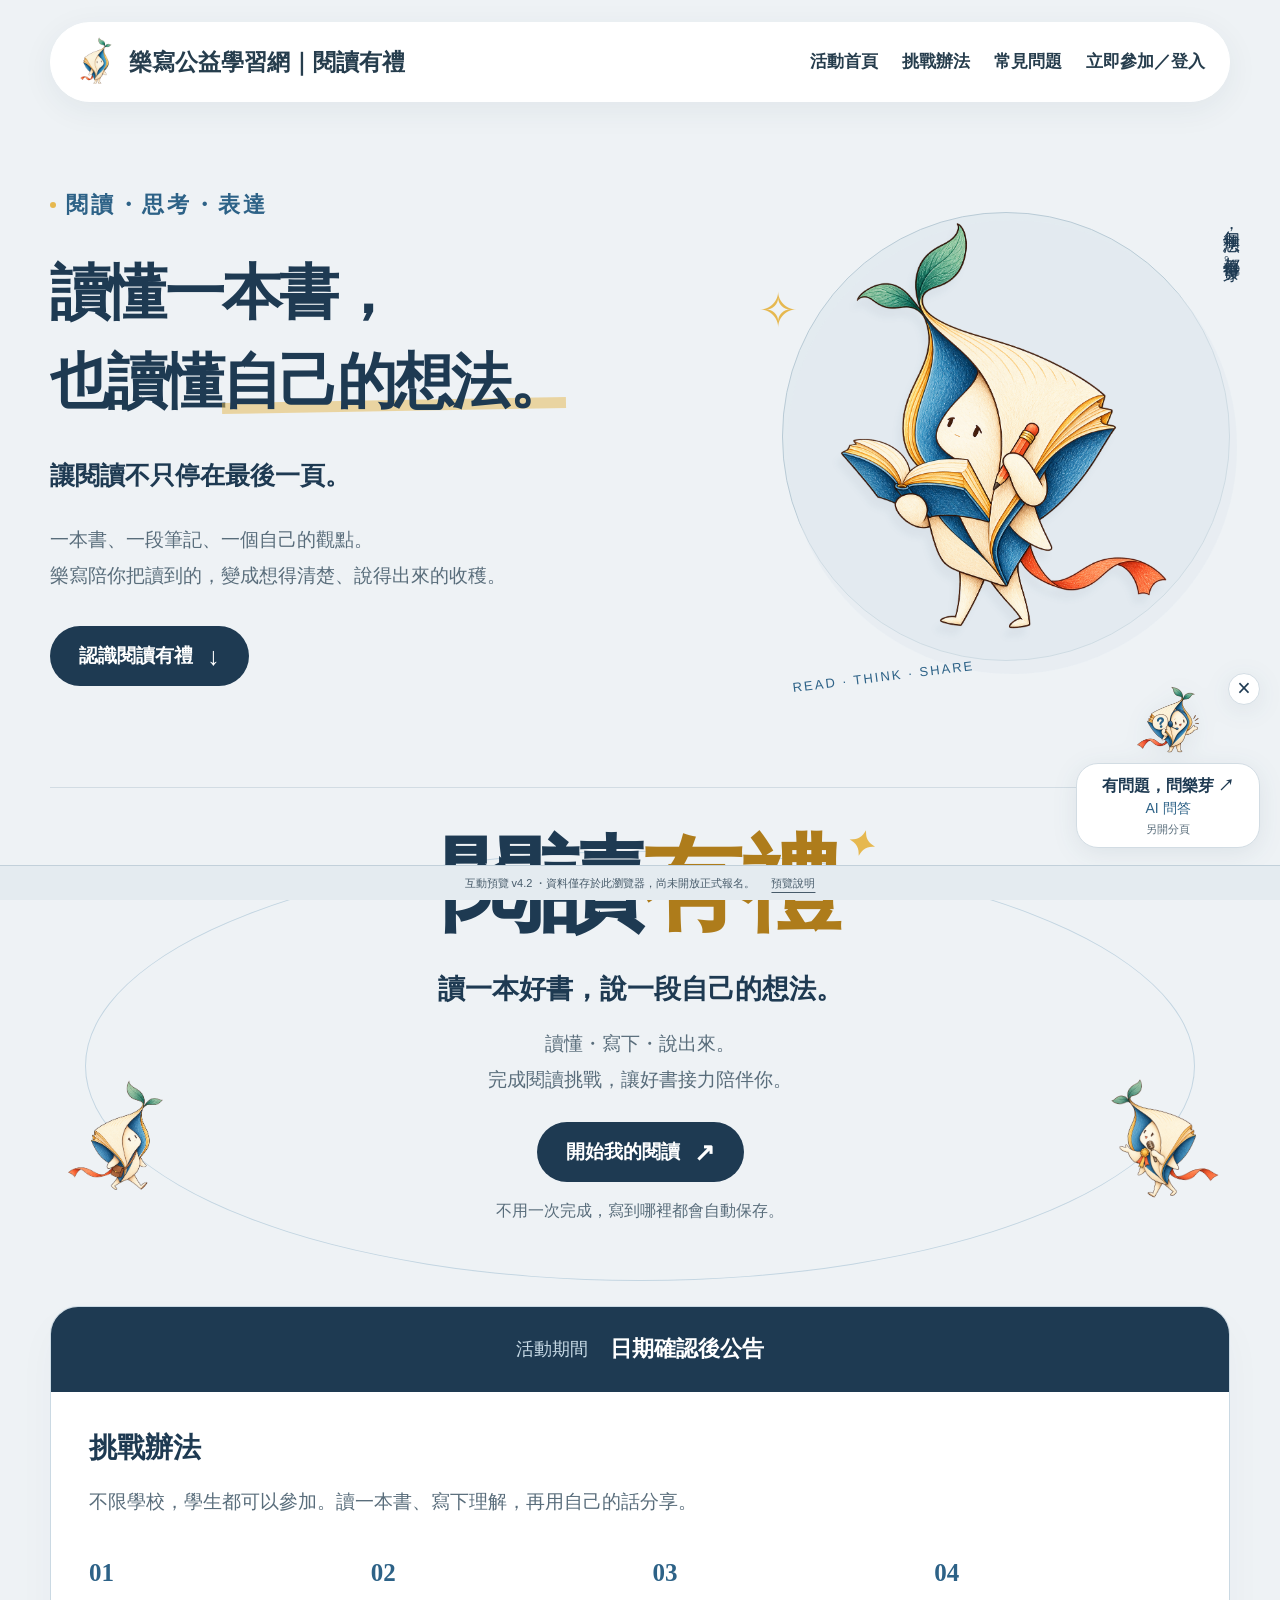
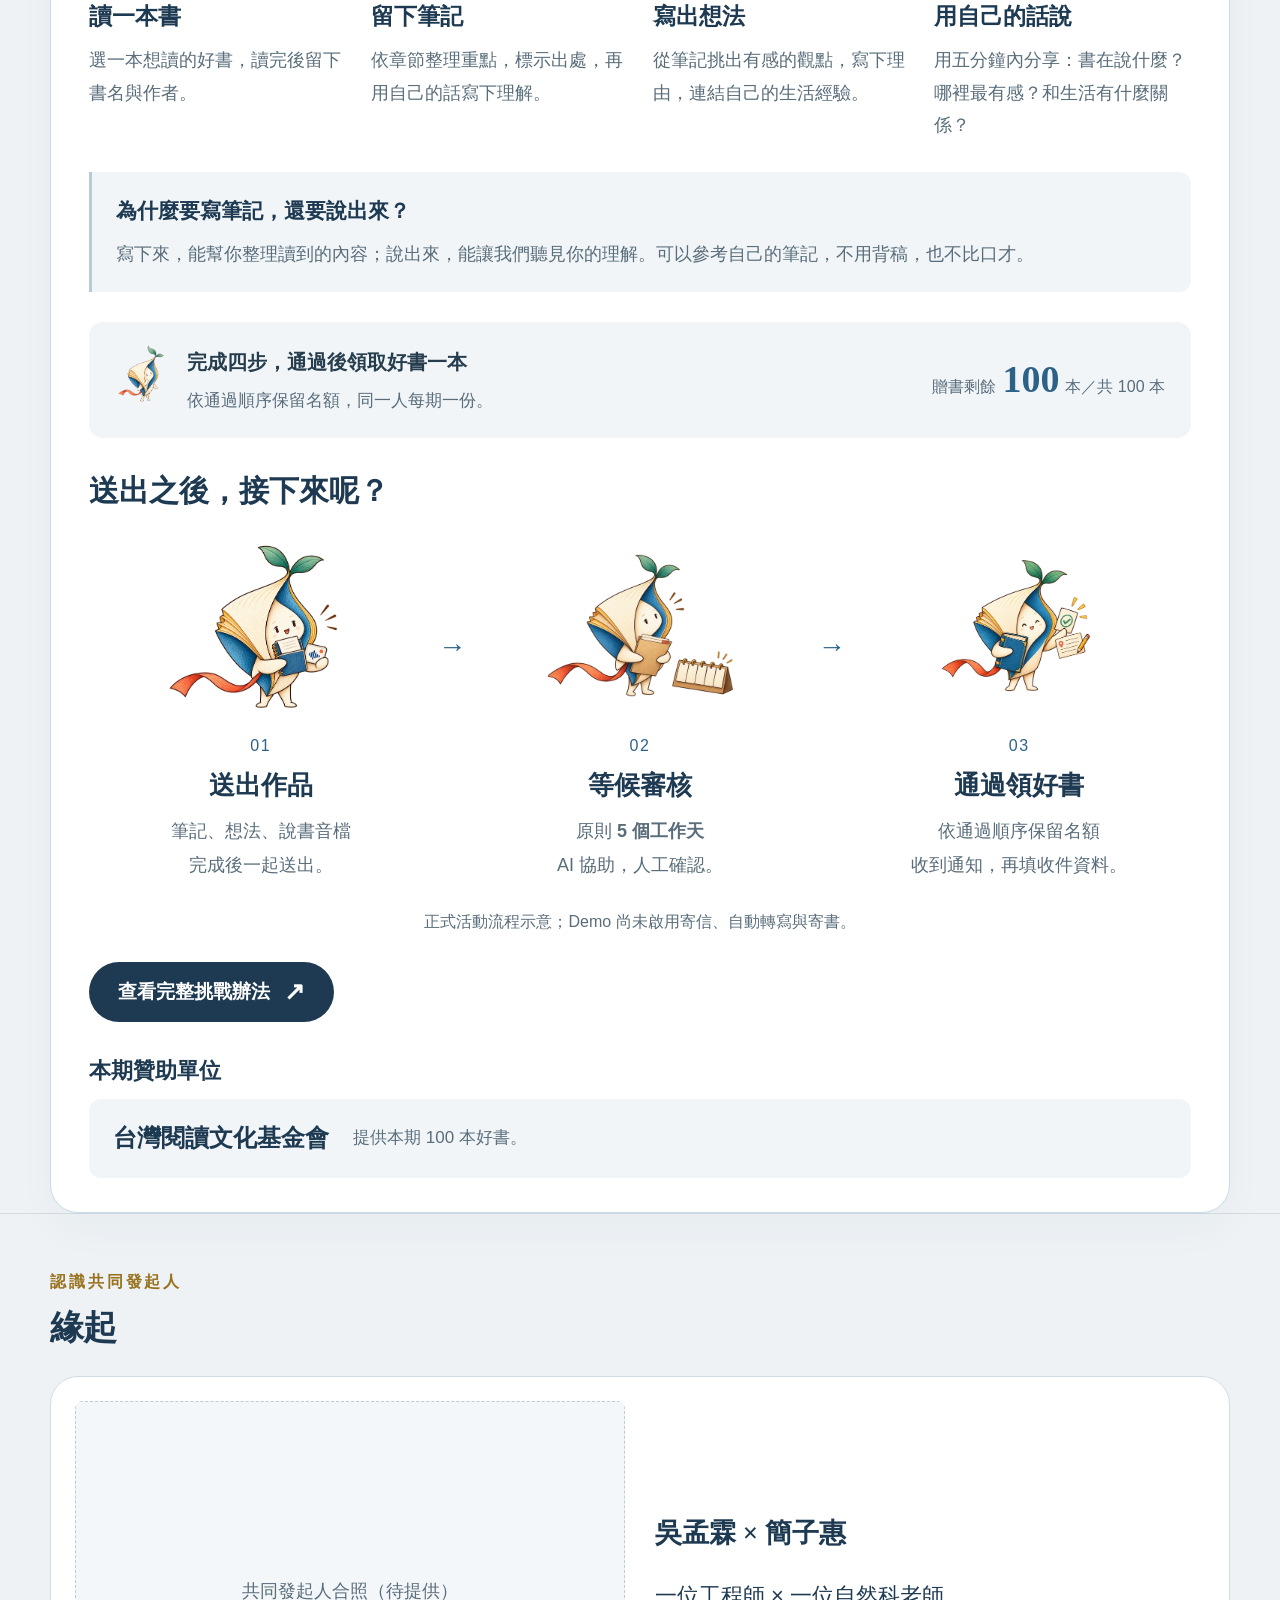
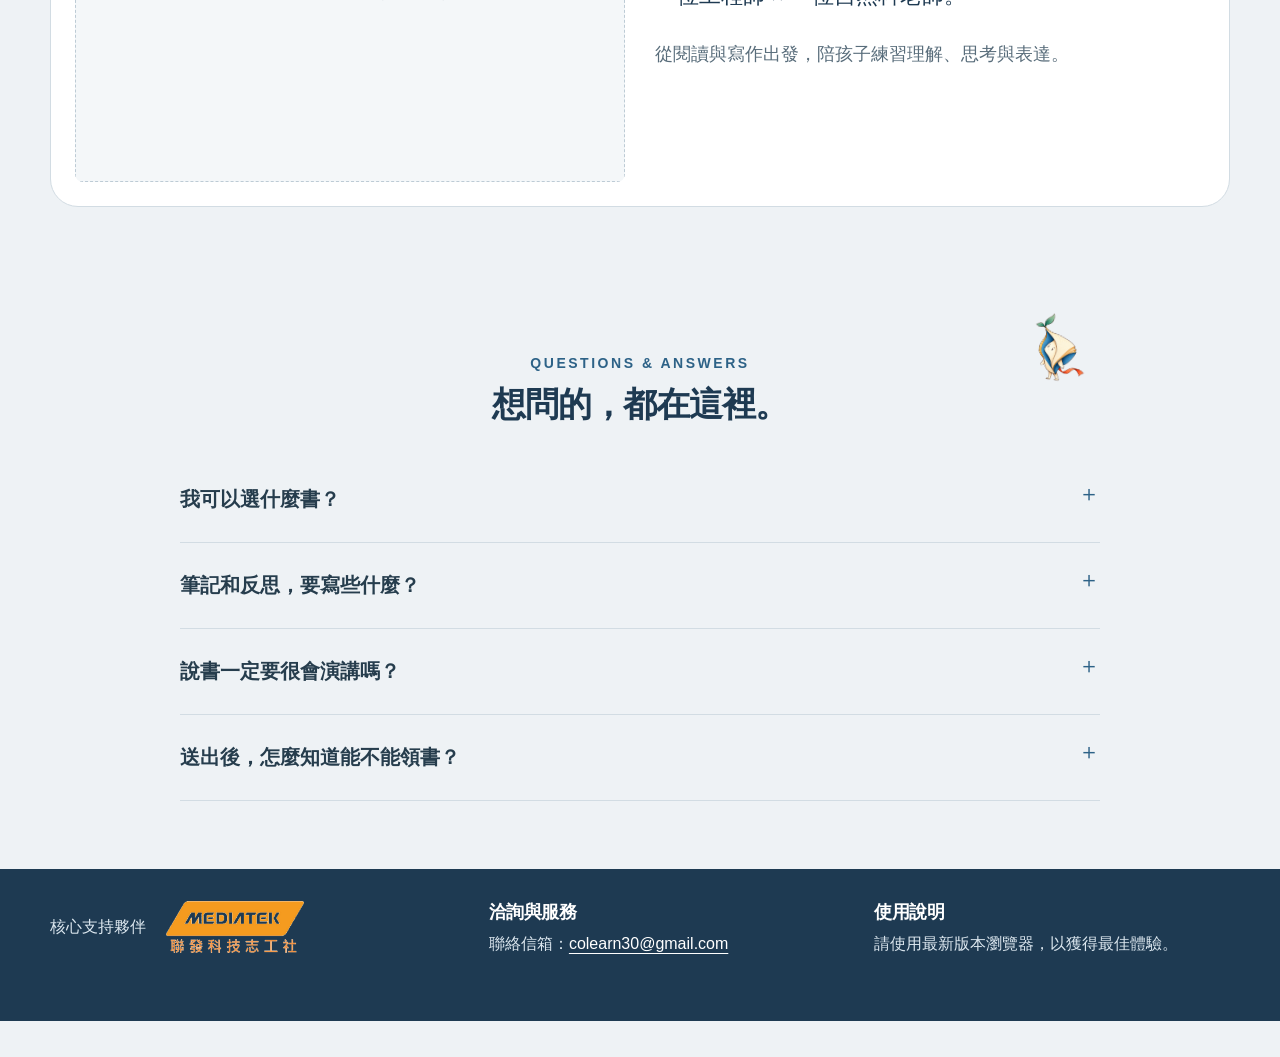
<file: reading-gift.html>
<!doctype html><html lang="zh-Hant"><head><meta charset="utf-8"><title>閱讀有禮</title><meta http-equiv="refresh" content="0;url=index.html"><script>location.replace("index.html"+location.hash)</script></head><body><a href="index.html">前往閱讀有禮活動首頁</a></body></html>
</file>
<file: styles.css>
:root{--paper:#eef2f5;--ink:#1e3a52;--blue:#2d6287;--gold:#e6b84f;--text:#263d4d;--muted:#596d7b;--line:#d2dce3;--white:#fff;--pale:#f7f9fa;--radius:22px;--serif:"Songti TC","Noto Serif TC","PMingLiU",serif;--sans:"PingFang TC","Noto Sans TC","Microsoft JhengHei",sans-serif}
*{box-sizing:border-box}html{scroll-behavior:smooth;scroll-padding-top:125px}body{margin:0;background:var(--paper);color:var(--text);font:16px/1.8 var(--sans);padding-bottom:36px}a{color:inherit;text-underline-offset:5px}button,input,textarea,select{font:inherit}button,a,input,textarea,select,summary{-webkit-tap-highlight-color:transparent}button{cursor:pointer}button:disabled{cursor:not-allowed;opacity:.55}img{display:block;max-width:100%}h1,h2,h3,p{margin:0}h1,h2,h3{color:var(--ink)}h1,h2{font-family:var(--serif);font-weight:800;line-height:1.38}h1{font-size:clamp(36px,4.9vw,64px);letter-spacing:-.045em}h2{font-size:clamp(28px,3vw,40px);letter-spacing:-.03em}h3{font-size:20px;line-height:1.6}p+p{margin-top:14px}p{color:var(--muted)}.shell{width:min(1180px,calc(100% - 64px));margin-inline:auto}.narrow{max-width:860px}.skip{position:fixed;left:16px;top:-100px;background:var(--ink);color:white;padding:10px;z-index:100}.skip:focus{top:12px}:focus-visible{outline:3px solid #b27c10;outline-offset:4px} [hidden]{display:none!important}.site-header{position:relative;z-index:20;margin-top:22px;padding:12px 26px;display:flex;align-items:center;justify-content:space-between;gap:20px;background:rgba(255,255,255,.96);border:1px solid #fff;border-radius:80px;box-shadow:0 8px 32px #243a5110}.brand{display:flex;align-items:center;gap:12px;text-decoration:none;font-family:var(--serif);font-size:26px;font-weight:800;line-height:1.3;white-space:nowrap}.brand img{width:42px;height:54px;object-fit:contain}.brand-small{font-family:var(--sans);font-size:14px;font-weight:500;display:inline-block;margin-left:10px;letter-spacing:.06em}#main-nav{display:flex;align-items:center;gap:30px}#main-nav a{text-decoration:none;font-size:14px;font-weight:600;white-space:nowrap}#main-nav a:hover,#main-nav a[aria-current]{color:var(--blue)}#main-nav a[aria-current]:not(.nav-cta)::after{content:"";display:block;width:18px;height:3px;background:var(--gold);margin:3px auto -6px;border-radius:3px}#main-nav .nav-cta{padding:12px 22px;border-radius:40px;background:var(--ink);color:white;display:flex;gap:26px;align-items:center}.menu-toggle{display:none;border:0;background:var(--paper);border-radius:50%;width:44px;height:44px;padding:13px}.menu-toggle span{display:block;height:2px;width:18px;background:var(--ink);margin:5px 0}.eyebrow{font-family:var(--sans);font-size:11px;font-weight:700;letter-spacing:.18em;line-height:1.6;color:var(--blue);margin-bottom:22px;display:flex;align-items:center;gap:10px}.eyebrow>span:empty{width:6px;height:6px;border-radius:50%;background:var(--gold)}.home-hero{display:grid;grid-template-columns:1.15fr 1fr;gap:36px;align-items:center;min-height:645px;padding-block:68px 74px}.home-hero h1{margin-bottom:24px}.brush{position:relative;white-space:nowrap}.brush::after{content:"";position:absolute;left:0;right:0;bottom:2px;height:12px;background:var(--gold);opacity:.45;z-index:-1;transform:rotate(-1deg)}.lead{font-size:22px;color:var(--ink);margin-bottom:18px;font-weight:500}.intro{font-size:15px;line-height:2}.actions{display:flex;flex-wrap:wrap;align-items:center;gap:22px;margin-top:30px}.btn{display:inline-flex;align-items:center;justify-content:center;gap:30px;min-height:52px;padding:13px 26px;border:1px solid transparent;border-radius:40px;font-size:15px;line-height:1.5;text-decoration:none;font-weight:650;transition:background .18s,transform .18s}.btn:hover:not(:disabled){transform:translateY(-2px)}.primary{background:var(--ink);color:#fff}.primary:hover{background:var(--blue)}.secondary{background:white;border-color:var(--line);color:var(--ink)}.text-link{font-size:14px;font-weight:600;text-decoration:none;border-bottom:1px solid #9aadb9;padding-bottom:3px;display:inline-block}.hero-art{position:relative;isolation:isolate;min-height:455px;display:flex;align-items:center;justify-content:center}.hero-art>img{width:342px;max-height:450px;object-fit:contain;transform:rotate(-6deg);z-index:2;filter:drop-shadow(10px 18px 4px #1e3a520d)}.orbit{position:absolute;border-radius:50%;z-index:-1}.orbit-one{background:#e3ebf0;width:410px;height:410px;bottom:16px;right:10px}.orbit-two{width:385px;height:385px;border:1px solid #b9cbd6;right:32px;top:28px;transform:rotate(-15deg)}.art-label{position:absolute;right:0;top:24px;font-size:13px;letter-spacing:.08em;writing-mode:vertical-rl}.art-stamp{position:absolute;left:28px;bottom:0;font-size:10px;letter-spacing:.2em;color:var(--blue);transform:rotate(-7deg)}.spark{color:var(--gold);font-size:42px;position:absolute}.s1{left:20px;top:50px}.s2{right:30px;bottom:44px;font-size:24px}.belief-strip{background:var(--ink);color:white;padding:22px 0;font-size:14px;letter-spacing:.04em}.belief-strip .shell{display:flex;justify-content:space-between;gap:24px}.belief-strip i{font-style:normal;color:var(--gold);margin:0 15px}.section{padding-block:88px}.section-heading{display:flex;align-items:flex-end;justify-content:space-between;gap:40px;margin-bottom:40px}.section-heading p:not(.eyebrow){font-size:15px}.section-heading .eyebrow{margin-bottom:14px}.value-grid{display:grid;grid-template-columns:repeat(3,1fr);gap:32px}.value-grid article{padding:28px 0 10px;border-top:1px solid #bdccd7}.value-grid article>span{font-family:var(--serif);font-size:18px;color:var(--blue)}.value-grid h3{margin:18px 0 10px;font-family:var(--serif);font-size:26px}.value-grid p{font-size:15px;max-width:300px}.feature-wrap{background:#fff;padding:40px 0}.feature{display:grid;grid-template-columns:1fr 1.1fr;align-items:center;gap:70px}.feature h2{margin-bottom:22px}.feature p:not(.eyebrow){max-width:530px;margin-bottom:26px}.feature-art{height:370px;position:relative;display:flex;justify-content:center;align-items:center;background:var(--paper);border-radius:50% 50% 40% 40%;margin:22px 40px}.feature-art img{height:320px;width:auto;object-fit:contain}.small-seal{position:absolute;right:-20px;bottom:22px;background:var(--gold);color:var(--ink);font-family:var(--serif);line-height:1.6;border-radius:50%;padding:20px;font-size:15px;transform:rotate(10deg)}.origin{display:grid;grid-template-columns:1fr 1.2fr;gap:65px}.origin .large-copy{color:var(--ink);font-size:24px;font-family:var(--serif);line-height:1.8}.origin .text-link{margin-top:24px}.site-footer{background:var(--ink);color:#fff;padding:44px 0 24px}.footer-top{display:flex;justify-content:space-between;gap:40px;padding-bottom:35px}.footer-brand{font-size:22px}.footer-top p{color:#c6d2dc;font-size:13px;margin-top:12px}.footer-links{display:grid;grid-template-columns:repeat(2,auto);gap:10px 28px;align-content:center;font-size:13px}.footer-links a{text-decoration:none;color:#d7e0e7}.footer-bottom{border-top:1px solid #ffffff25;padding-top:22px;display:flex;justify-content:space-between;align-items:center;font-size:11px;color:#c6d2dc;gap:20px}.sponsor{display:flex;align-items:center;gap:14px}.sponsor img{width:90px;max-height:38px;object-fit:contain;background:#fff;border-radius:4px;padding:4px}.preview-bar{position:fixed;bottom:0;left:0;right:0;z-index:40;background:#e4ebf0;border-top:1px solid #c2d0da;color:#475b6a;text-align:center;font-size:11px;padding:7px 16px}.preview-bar a{margin-left:16px}.campaign-hero{position:relative;isolation:isolate;text-align:center;min-height:620px;padding-block:66px 58px;overflow:hidden}.campaign-center{position:relative;z-index:3}.campaign-center .eyebrow{justify-content:center}.campaign-hero h1{font-family:var(--serif);font-size:clamp(72px,9vw,122px);line-height:1.22;letter-spacing:.02em;color:var(--ink);position:relative;display:inline-block}.gold-text{color:#aa7820}.title-star{position:absolute;font-family:var(--sans);color:var(--gold);font-size:38px;right:-38px;top:0;transform:rotate(16deg)}.campaign-tagline{font-size:26px;font-weight:650;color:var(--ink);margin-top:20px!important}.campaign-intro{font-size:15px;margin-top:15px!important;line-height:1.9}.big{font-size:17px;min-height:62px;padding:15px 30px;gap:45px}.campaign-center .btn{margin-top:26px}.arrow-circle{border-radius:50%;background:#fff;color:var(--ink);width:29px;height:29px;display:grid;place-items:center}.micro{font-size:12px;margin-top:14px!important}.campaign-character{position:absolute;width:200px;bottom:50px;z-index:1;filter:drop-shadow(0 10px 0 #233e530a)}.campaign-character.left{left:15px;transform:rotate(-9deg);width:205px}.campaign-character.right{right:10px;transform:rotate(8deg);width:210px}.campaign-ring{position:absolute;bottom:10px;left:50%;transform:translateX(-50%);width:800px;height:550px;border:1px solid #ccd8e0;border-radius:50%;z-index:-1;background:radial-gradient(ellipse at center,#fff5 0%,transparent 65%)}.section-nav{border-top:1px solid var(--line);border-bottom:1px solid var(--line);display:flex;align-items:center;justify-content:center;gap:0;padding:17px 0}.section-nav a{text-decoration:none;font-size:14px;font-weight:600;padding:0 45px;border-right:1px solid var(--line)}.section-nav a:last-child{border:0}.centered{display:block;text-align:center}.centered .eyebrow{justify-content:center}.centered p{margin-top:12px}.reading-steps{padding:0;margin:48px 0 30px;list-style:none;display:grid;grid-template-columns:repeat(4,1fr);gap:20px}.reading-steps li{background:white;padding:28px 24px;border-radius:var(--radius);position:relative;box-shadow:0 5px 20px #1e3a5204}.step-number{font:15px var(--serif);color:#627d91;position:absolute;right:22px;top:22px}.step-icon{width:48px;height:48px;background:#edf2f5;border-radius:50%;display:grid;place-items:center;font-size:26px;color:var(--blue);margin-bottom:22px}.reading-steps li:last-child .step-icon{background:#faf0d9;color:#997019}.reading-steps h3{font-family:var(--serif);font-size:23px;margin-bottom:12px}.reading-steps p{font-size:14px}.flow-finish{display:flex;justify-content:center;align-items:center;gap:20px;color:var(--muted);font-size:14px}.flow-finish b{font-weight:400;color:#91a5b4}.finish-gift{color:var(--ink);background:#f6e7bd;padding:6px 16px;border-radius:30px;font-weight:600}.rules-wrap{background:#e4ebf0;padding:64px 0}.rules-card{background:white;border-radius:26px;overflow:hidden;box-shadow:0 8px 35px #1e3a5205}.rules-head{padding:36px 42px;background:var(--ink);display:flex;justify-content:space-between;align-items:center;gap:20px}.rules-head h2{color:white;font-size:32px}.rules-head .eyebrow{color:#adc7d9;margin-bottom:8px}.status-pill{display:inline-block;white-space:nowrap;border:1px solid #a2b6c5;color:var(--ink);font-size:12px;border-radius:30px;padding:5px 14px;font-weight:600}.rules-head .status-pill{color:#f4db9c;border-color:#f4db9c70}.rules-body{padding:38px 42px;display:grid;grid-template-columns:1.15fr 1fr;gap:60px}.rules-body h3{margin-bottom:15px}.rules-body p,.check-list{font-size:14px}.check-list{padding:0;list-style:none;line-height:2.2;margin:20px 0 0}.check-list li:before{content:"✓";margin-right:12px;color:#7f671e;font-weight:700}.activity-meta{margin:0;font-size:14px}.activity-meta>div{display:grid;grid-template-columns:115px 1fr;gap:12px;padding:13px 0;border-bottom:1px solid var(--line)}.activity-meta>div:first-child{padding-top:0}.activity-meta dt{color:var(--muted)}.activity-meta dd{margin:0;font-weight:600}.activity-meta dd span{display:block;font-size:11px;font-weight:400;color:var(--muted);margin-top:3px}.rules-note{margin:0 42px 30px;font-size:12px;border-top:1px solid var(--line);padding-top:20px}.review-grid{display:grid;grid-template-columns:repeat(3,1fr);gap:40px}.review-grid article{border-top:2px solid #cbd8e1;padding-top:22px}.review-grid .label{font-size:12px;color:var(--blue)}.review-grid h3{font-size:19px;margin:17px 0 14px}.review-grid p{font-size:14px}.faq-wrap{background:#fff;padding:80px 0}.faq-layout{display:grid;grid-template-columns:.65fr 1fr;gap:90px}.faq-title img{height:205px;margin:38px 0 0 15px;opacity:.9}.faq-title p:not(.eyebrow){font-size:14px;margin-top:18px}.faq-category{font-size:14px;color:var(--blue);margin:28px 0 5px}.faq-category:first-child{margin-top:0}.faq{border-bottom:1px solid var(--line)}.faq summary{cursor:pointer;list-style:none;padding:20px 34px 20px 0;font-size:15px;font-weight:600;position:relative}.faq summary::-webkit-details-marker{display:none}.faq summary::after{content:"＋";position:absolute;right:0;top:17px;color:var(--blue);font-size:22px;font-weight:400}.faq[open] summary::after{content:"−"}.faq>div{padding:0 22px 22px 0;font-size:14px;line-height:1.95}.closing{padding:80px 0;text-align:center}.closing .eyebrow{justify-content:center}.closing .btn{margin-top:30px}.mobile-only{display:none}.access-layout{display:grid;grid-template-columns:1fr 1fr;gap:90px;align-items:center;padding-block:70px 100px}.access-intro h1{font-size:45px}.access-intro>p:not(.eyebrow){margin-top:24px}.access-intro>img{height:200px;object-fit:contain;margin:28px 0 0 20px}.panel{background:#fff;border:1px solid #d8e1e7;border-radius:var(--radius);padding:34px;margin-bottom:24px}.panel h2{font-size:29px;margin-bottom:15px}.panel>p{font-size:14px;margin-bottom:24px}.access-card{padding:38px}.access-card h2{margin:20px 0 15px}.access-card form{margin-top:26px}.access-card .text-link{margin-top:22px}label:not(.checkbox){display:block;font-size:14px;font-weight:600;margin:22px 0 8px}input:not([type=checkbox]),textarea,select{width:100%;padding:12px 14px;border:1px solid #bccbd6;border-radius:10px;background:#fbfcfd;color:var(--ink);line-height:1.7}input[type=file]{font-size:13px;background:#f5f8fa}input[type=file]::file-selector-button{font:inherit;padding:6px 12px;border:0;border-radius:6px;background:var(--ink);color:#fff;margin-right:12px;cursor:pointer}textarea{resize:vertical;min-height:90px}input[type=checkbox]{accent-color:var(--blue);width:18px;height:18px;flex:0 0 18px;margin:4px 0 0}.checkbox{display:flex;align-items:flex-start;gap:11px;font-size:14px;margin:24px 0}.required,.optional{font-size:10px;color:var(--muted);margin-left:8px;font-weight:400}.field-help{font-size:12px!important;color:var(--muted);margin-top:8px}.full{width:100%;margin-top:24px}.info-note{background:#edf3f7;border-left:3px solid #8ba8bc;padding:15px 18px;border-radius:0 10px 10px 0;font-size:13px;color:#516a7b;margin-top:24px}.workspace-head{display:flex;justify-content:space-between;align-items:flex-end;gap:24px;padding-block:50px 32px}.workspace-head h1{font-size:40px;margin-bottom:14px}.workspace-head .eyebrow{margin-bottom:12px}.workspace-head p{font-size:14px}.workspace-grid{display:grid;grid-template-columns:245px 1fr;gap:32px;padding-bottom:60px}.workspace-sidebar{align-self:start;position:sticky;top:25px}.step-nav{list-style:none;padding:0;margin:0}.step-nav li{margin-bottom:8px}.step-nav button{border:0;border-radius:12px;background:transparent;color:var(--muted);width:100%;text-align:left;padding:16px;font-size:15px;font-weight:600}.step-nav button span{display:inline-grid;place-items:center;font-size:12px;width:30px;height:30px;border-radius:50%;background:#dfe7ec;margin-right:10px}.step-nav button[aria-current=step]{background:var(--ink);color:white}.step-nav button[aria-current=step] span{background:#fff2;color:#fff}.step-nav button.complete:not([aria-current]) span{background:#dce9df;color:#40614b}.progress-box{padding:24px 14px;font-size:12px;border-top:1px solid var(--line);margin:24px 0}.progress-box p{font-size:11px;margin-top:8px}.progress-box progress{display:block;width:100%;height:5px;margin-top:12px;accent-color:var(--blue)}.workspace-sidebar>.text-link{margin-left:14px;font-size:12px}.form-step>h2{outline:0}.form-step>.eyebrow{margin-bottom:16px}.form-actions{display:flex;align-items:center;justify-content:space-between;flex-wrap:wrap;gap:18px;margin-top:32px;padding-top:26px;border-top:1px solid var(--line)}.form-actions .btn{font-size:14px;padding:12px 20px}.prompt-box{border-radius:12px;padding:20px;background:#f7f4e9;font-size:13px;margin:22px 0}.prompt-box p{font-size:13px;margin-top:5px}.note-item{border-left:3px solid #cfdee8;padding-left:20px;margin:30px 0}.note-item h3{font-size:15px}.speaking-prompts{display:flex;flex-wrap:wrap;gap:10px;margin:22px 0}.speaking-prompts span{background:#f1f5f8;padding:7px 13px;border-radius:24px;font-size:12px}.recorder{padding:24px;background:var(--paper);border-radius:15px;display:flex;align-items:center;gap:18px;flex-wrap:wrap}.record-icon{font-size:36px;color:var(--blue)}.recorder strong{font-size:15px}.recorder p{font-size:12px}.recorder .actions{margin-top:10px;width:100%;gap:12px}.recorder .btn{font-size:13px;min-height:44px;padding:10px 20px}.error-box{border:1px solid #c6877d;background:#fdf0ed;color:#863f32;padding:16px 20px;font-size:14px;border-radius:10px;margin-block:16px}.toast{position:fixed;bottom:60px;left:50%;transform:translateX(-50%);padding:13px 23px;background:var(--ink);color:#fff;border-radius:12px;box-shadow:0 8px 40px #0002;z-index:50;display:none;font-size:14px;max-width:90vw}.toast.show{display:block}.status-line{display:flex;align-items:center;gap:15px;flex-wrap:wrap;margin:15px 0}.tag{display:inline-block;padding:5px 12px;border-radius:30px;background:#edf2f5;color:var(--blue);font-size:12px;font-weight:600}.tag.good{background:#e7f0e9;color:#355f43}.tag.warn{background:#fff0cc;color:#76590d}.feedback{padding:18px;background:#f6f8fa;border-radius:10px;margin:18px 0;white-space:pre-wrap;font-size:14px}.status-panel p{font-size:14px}.status-panel .text-link{margin-top:20px}.history{font-size:12px;color:var(--muted);padding-left:20px}.history li{margin-block:8px}audio{width:100%;margin-top:20px}.admin-workspace{padding-bottom:70px}.admin-workspace>.info-note{margin-top:0}.admin-stats{display:grid;grid-template-columns:repeat(4,1fr);gap:18px;margin:28px 0}.stat{background:white;padding:20px 24px;border-radius:15px}.stat strong{font-size:30px;display:block;color:var(--ink)}.stat span{font-size:12px;color:var(--muted)}.admin-toolbar{display:flex;align-items:end;gap:24px;margin-bottom:24px}.admin-toolbar label{margin:0!important;flex:1;max-width:300px}.admin-toolbar select{margin-top:8px}.review-record header{display:flex;align-items:center;justify-content:space-between;gap:25px;margin-bottom:22px}.review-record h2{margin-bottom:4px}.review-record .record-meta{font-size:12px;color:var(--muted)}.record-body{display:grid;grid-template-columns:1.15fr 1fr;gap:28px}.record-body h3{font-size:16px;margin:20px 0 8px}.record-body .content-text{white-space:pre-wrap;overflow-wrap:anywhere;font-size:14px}.review-controls{background:var(--pale);padding:22px;border-radius:14px}.review-controls label:first-child{margin-top:0}.review-controls .btn{font-size:13px;margin-top:14px;padding:12px 18px}.review-controls .actions{gap:10px;margin-top:4px}.integration-note{margin-top:38px}.empty-state{text-align:center;padding:65px 20px;border:1px dashed #b6c8d5;border-radius:20px}.empty-state img{height:120px;margin:0 auto 20px}.empty-state p{margin:12px 0 25px}.quota-settings{display:flex;align-items:end;gap:15px;background:#fff;padding:20px 24px;border-radius:15px;margin-bottom:24px;flex-wrap:wrap}.quota-settings label{margin:0!important}.quota-settings input{max-width:150px;margin-top:8px}.pipeline{display:flex;gap:8px;flex-wrap:wrap;margin:18px 0}.pipeline span{font-size:11px;background:#f0f3f5;border-radius:5px;padding:4px 9px;color:#60727f}.pipeline .pending{border:1px dashed #b8c7d1}.rank-label{font-size:19px;color:var(--ink);font-weight:600}
@media(min-width:1500px){.home-hero{min-height:700px}.campaign-hero{min-height:655px}.campaign-character.left{left:50px}.campaign-character.right{right:40px}}
@media(max-width:1000px){.shell{width:calc(100% - 44px)}#main-nav{gap:20px}.brand-small{display:block;font-size:10px;margin:3px 0 0}.brand{font-size:24px}.home-hero{gap:20px;min-height:575px}.hero-art{min-height:375px}.hero-art>img{width:290px}.orbit-one{width:320px;height:320px}.orbit-two{width:300px;height:300px}.home-hero h1{font-size:47px}.intro{font-size:14px}.home-hero .actions{gap:16px}.home-hero .text-link{font-size:12px}.campaign-character{opacity:.8}.campaign-character.left{width:155px;left:-15px}.campaign-character.right{width:160px;right:-15px}.campaign-hero h1{font-size:100px}.reading-steps{gap:12px}.reading-steps li{padding:25px 20px}.reading-steps h3{font-size:20px}.rules-body{gap:32px}.faq-layout{gap:50px}.access-layout{gap:45px}.workspace-grid{grid-template-columns:205px 1fr;gap:22px}.step-nav button{font-size:13px;padding:13px 10px}.panel{padding:28px}.record-body{grid-template-columns:1fr}.feature{gap:40px}.feature-art{margin-inline:10px}.section-nav a{padding-inline:30px}}
@media(max-width:760px){html{scroll-padding-top:25px}.shell{width:calc(100% - 36px)}.site-header{margin-top:12px;padding:10px 16px;border-radius:28px}.brand img{width:31px;height:41px}.brand{font-size:23px;gap:10px}.brand-small{display:inline-block;margin-left:8px;font-size:12px}.menu-toggle{display:block;flex-shrink:0}#main-nav{display:none;position:absolute;left:0;right:0;top:74px;background:#fff;padding:20px;border:1px solid var(--line);border-radius:20px;box-shadow:0 16px 20px #1e3a5212}#main-nav.open{display:flex;flex-direction:column;align-items:stretch;gap:8px}#main-nav a{padding:10px}#main-nav .nav-cta{justify-content:space-between}#main-nav a[aria-current]:not(.nav-cta)::after{display:none}.home-hero{display:flex;flex-direction:column;gap:30px;padding:48px 0 30px;min-height:0;align-items:stretch}.home-hero h1{font-size:clamp(34px,7.5vw,53px);line-height:1.5;letter-spacing:-.04em}.eyebrow{font-size:10px;margin-bottom:20px}.lead{font-size:20px}.intro{font-size:14px;line-height:2}.actions{gap:18px;margin-top:25px}.home-hero .btn{font-size:14px;padding:13px 21px}.hero-art{min-height:325px;margin:0 30px}.hero-art>img{height:310px;width:240px}.orbit-one{width:285px;height:285px;bottom:5px;right:50%;transform:translateX(50%)}.orbit-two{width:270px;height:270px;right:50%;top:15px;transform:translateX(50%)}.s1{left:8px;top:16px}.s2{right:4px;bottom:25px}.art-label{right:-8px;top:28px;font-size:11px}.art-stamp{left:0;bottom:1px;font-size:8px}.belief-strip{padding:20px 0}.belief-strip .shell{display:block;text-align:center;font-size:12px}.belief-strip .shell>span{display:block}.belief-strip .shell>span+span{font-size:11px;margin-top:6px;color:#cfdae2}.section{padding-block:55px}.section-heading{display:block;margin-bottom:28px}.section-heading>p{margin-top:20px}.section-heading h2{font-size:31px}.value-grid{grid-template-columns:1fr;gap:24px}.value-grid article{display:grid;grid-template-columns:30px 1fr;gap:12px 16px;padding:20px 0 0}.value-grid article>span{padding-top:7px}.value-grid h3{margin:0;font-size:24px}.value-grid p{grid-column:2;max-width:none;font-size:14px}.feature-wrap{padding:40px 0}.feature{display:flex;flex-direction:column;gap:20px}.feature>div:last-child{width:100%}.feature h2{font-size:31px}.feature-art{width:270px;height:265px;margin:0 auto 20px}.feature-art img{height:255px}.small-seal{font-size:12px;padding:16px;right:-18px;bottom:12px}.origin{display:block}.origin>div+div{margin-top:25px}.origin .large-copy{font-size:22px}.origin p{font-size:14px}.footer-top{display:block;padding-bottom:25px}.footer-links{display:flex;flex-wrap:wrap;gap:12px 22px;margin-top:26px;font-size:11px}.footer-bottom{align-items:flex-start;flex-direction:column;gap:17px}.footer-brand{font-size:20px}.preview-bar{font-size:10px;text-align:left;padding:7px 12px}.preview-bar>span{display:none}.preview-bar a{float:right}.campaign-hero{padding-block:43px 25px;min-height:625px}.campaign-hero h1{font-size:clamp(68px,16vw,96px)}.title-star{font-size:24px;right:-20px;top:-8px}.campaign-center .eyebrow{font-size:9px;margin-bottom:18px}.campaign-tagline{font-size:23px;line-height:1.6;margin-top:18px!important}.mobile-only{display:block}.campaign-intro{font-size:13px;margin-top:15px!important}.campaign-center .btn{margin-top:22px;min-height:57px;font-size:16px;padding:13px 27px;gap:38px}.micro{font-size:10px}.campaign-character.left{width:120px;left:30px;bottom:10px}.campaign-character.right{width:117px;right:30px;bottom:9px}.campaign-ring{width:430px;height:420px;bottom:-35px}.section-nav{padding:15px 0}.section-nav a{font-size:11px;padding:0 12px;white-space:nowrap}.centered h2{font-size:31px}.centered p:not(.eyebrow){font-size:13px}.reading-steps{grid-template-columns:1fr 1fr;gap:12px;margin-top:30px}.reading-steps li{padding:23px 18px}.step-icon{width:40px;height:40px;font-size:24px;margin-bottom:16px}.step-number{font-size:12px;top:20px;right:16px}.reading-steps h3{font-size:20px;margin-bottom:8px}.reading-steps p{font-size:12px}.flow-finish{gap:10px;font-size:11px;flex-wrap:wrap}.finish-gift{padding:6px 12px}.rules-wrap{padding:35px 0}.rules-head{padding:25px 23px;align-items:flex-start;flex-direction:column;gap:18px}.rules-head h2{font-size:27px}.rules-body{padding:25px 23px;display:block}.rules-body h3{font-size:18px}.rules-body p,.check-list{font-size:13px}.activity-meta{margin-top:28px;font-size:13px}.activity-meta>div:first-child{padding-top:13px;border-top:1px solid var(--line)}.activity-meta>div{grid-template-columns:105px 1fr}.rules-note{margin:0 23px 25px;font-size:11px}.review-grid{display:block}.review-grid article{margin-top:26px;padding-top:18px}.review-grid h3{font-size:19px;margin:10px 0}.review-grid p{font-size:13px}.faq-wrap{padding:50px 0}.faq-layout{display:block}.faq-title{margin-bottom:32px;position:relative;min-height:145px}.faq-title h2{font-size:30px}.faq-title p:not(.eyebrow){font-size:12px;margin-top:12px}.faq-title img{position:absolute;right:8px;bottom:0;height:115px;margin:0;opacity:.75}.faq-title .eyebrow{font-size:9px}.faq summary{font-size:14px;padding-block:18px}.faq>div{font-size:13px}.faq-category{font-size:12px;margin-top:24px}.closing{padding:50px 0}.closing h2{font-size:26px}.closing .btn{font-size:15px;min-height:52px;margin-top:24px}.access-layout{display:block;padding:42px 0}.access-intro{position:relative}.access-intro h1{font-size:33px}.access-intro>p:not(.eyebrow){font-size:14px}.access-intro>img{height:105px;position:absolute;right:0;bottom:0;margin:0}.access-card{padding:26px;margin-top:30px}.panel h2{font-size:26px}.workspace-head{display:block;padding-top:38px}.workspace-head h1{font-size:32px}.workspace-head>.text-link{margin-top:14px}.workspace-grid{display:block}.workspace-sidebar{position:static}.step-nav{display:grid;grid-template-columns:repeat(4,1fr);gap:5px}.step-nav li{margin:0}.step-nav button{font-size:10px;padding:12px 3px;text-align:center;height:85px;display:flex;flex-direction:column;align-items:center;gap:5px;white-space:nowrap;border-radius:10px}.step-nav button span{display:grid;margin:0;width:24px;height:24px;font-size:10px}.progress-box{margin:15px 0;padding:12px 4px;display:flex;flex-wrap:wrap;align-items:center;gap:5px 15px;border-top:0}.progress-box progress{flex:1;margin:0;min-width:70px}.progress-box p{width:100%;margin:0;font-size:10px}.workspace-sidebar>.text-link{display:none}.panel{padding:25px 20px;border-radius:17px}.form-step>.eyebrow{font-size:9px}.panel>p{font-size:13px}.form-actions{gap:12px;align-items:stretch}.form-actions .btn{font-size:12px;padding:12px 16px;gap:8px}.form-actions .field-help{width:100%}.note-item{padding-left:14px}label:not(.checkbox){font-size:13px}input:not([type=checkbox]),textarea,select{font-size:16px}.checkbox{font-size:12px}.prompt-box{padding:17px;font-size:12px}.prompt-box p{font-size:12px}.recorder{padding:18px;gap:12px}.recorder strong{font-size:14px}.recorder .btn{font-size:12px}.speaking-prompts{gap:6px}.speaking-prompts span{font-size:11px}.info-note{font-size:12px;padding:13px 15px}.admin-stats{grid-template-columns:repeat(2,1fr);gap:10px}.stat{padding:15px 20px}.stat strong{font-size:26px}.admin-toolbar{gap:12px}.admin-toolbar select{font-size:13px}.review-record header{display:block}.review-record header .tag{margin-top:12px}.record-body{gap:20px}.review-controls{padding:17px}.workspace-head>.status-pill{margin-top:20px}.quota-settings{padding:18px}.quota-settings .btn{font-size:12px}.status-panel p{font-size:12px}}
@media(prefers-reduced-motion:reduce){html{scroll-behavior:auto}*,*::before,*::after{transition:none!important;animation:none!important}}
.attachment-list{font-size:13px;list-style:none;padding:0}.attachment-list li{padding:9px 12px;background:var(--pale);border:1px solid var(--line);border-radius:8px;margin:8px 0;display:flex;justify-content:space-between;gap:15px;overflow-wrap:anywhere}.attachment-list a{min-width:0}.attachment-list span{font-size:11px;color:var(--muted);flex-shrink:0}
/* v4.1: one page, one primary action, one task at a time. */
h3{font-family:var(--serif)}.sponsor img{width:138px;max-height:52px;background:transparent;border-radius:0;padding:0}.simple-campaign .site-header{position:sticky;top:14px}.simple-hero{position:relative;padding-top:66px;isolation:isolate}.simple-intro{text-align:center;position:relative;z-index:2;max-width:790px;margin:0 auto;padding:0 64px 66px}.simple-intro .eyebrow{justify-content:center;margin-bottom:18px}.simple-intro h1{font-size:clamp(70px,8vw,112px);letter-spacing:.08em;line-height:1.2;margin-left:.08em;color:var(--ink)}.hero-tagline{font-family:var(--serif);font-size:clamp(22px,2.5vw,32px);font-weight:700;color:var(--ink);margin-top:22px;text-wrap:balance}.hero-copy{font-size:15px;max-width:450px;margin:14px auto 24px;text-wrap:balance}.simple-intro .btn{background:var(--gold);color:var(--ink);min-width:225px;box-shadow:0 6px 0 #1e3a5210}.simple-intro .micro{margin-top:16px;font-size:12px}.simple-mascot{position:absolute;right:2%;top:140px;width:175px;height:235px;object-fit:contain;transform:rotate(8deg);z-index:1}.hero-orbit{position:absolute;left:4%;top:175px;border:1px solid #c7d6e1;border-radius:50%;width:165px;height:165px;z-index:-1}.hero-orbit::after{content:'✦';position:absolute;left:15px;top:26px;font-size:64px;color:var(--gold)}.activity-board{background:white;border:1px solid #cad9e3;border-radius:28px;overflow:hidden;box-shadow:0 18px 40px #1e3a5208;position:relative;z-index:3}.board-period{display:flex;justify-content:center;align-items:center;gap:22px;padding:22px 34px;background:var(--ink);color:white;flex-wrap:wrap}.board-period>span:first-child{font-size:14px;color:#c8dbe7}.board-period strong{font-size:20px;font-weight:600;font-variant-numeric:tabular-nums}.board-status{font-size:12px;color:#f2d795;border:1px solid #8a805e;padding:3px 12px;border-radius:30px}.board-main{padding:34px 46px 38px}.board-section h2{font-size:24px;margin-bottom:20px}.simple-steps{display:grid;grid-template-columns:repeat(4,minmax(0,1fr));list-style:none;padding:0;margin:0;gap:28px}.simple-steps li{position:relative}.simple-steps b{display:block;color:var(--blue);font-family:var(--serif);font-size:25px;margin-bottom:4px}.simple-steps h3{font-size:21px;letter-spacing:0;margin-bottom:7px}.simple-steps p{font-size:14px;line-height:1.9}.gift-line{display:flex;align-items:center;gap:18px;margin:30px 0;padding:22px 26px;background:#f1f5f8;border-radius:14px}.gift-line strong{font-weight:600}.gift-line p{font-size:13px;margin:4px 0 0}.gift-symbol{color:#ad7819;font-size:30px}.gift-count{margin-left:auto;display:flex;align-items:baseline;gap:6px;white-space:nowrap}.gift-count>strong{font-size:36px;line-height:1.2;color:var(--blue);font-family:var(--serif)}.gift-count>span{font-size:12px;color:var(--muted)}.important-section{display:grid;grid-template-columns:130px 1fr;gap:20px;align-items:start}.important-section h2{margin:0}.important-section ol{padding-left:22px;margin:0;font-size:14px;color:var(--muted)}.important-section li{padding-left:6px;margin-bottom:7px}.simple-faq{max-width:840px;padding-block:68px 76px}.simple-faq .section-heading{margin-bottom:28px}.simple-faq .eyebrow{margin-bottom:8px}.simple-faq .section-heading h2{font-size:32px}.simple-faq .faq{background:transparent}.simple-faq .faq summary{font-size:16px;padding-block:20px}.simple-campaign .footer-top{padding-top:38px;padding-bottom:28px}.simple-campaign .footer-bottom{padding-block:22px}.simple-campaign .site-footer{margin-top:0}.simple-workspace .workspace-head{max-width:780px;padding-block:40px 22px}.simple-workspace .workspace-head h1{font-size:34px}.simple-workspace .workspace-head .eyebrow{display:none}.simple-workspace .workspace-head p{font-size:14px;margin-top:8px}.simple-workspace .workspace-grid{display:block;max-width:780px}.simple-workspace .workspace-sidebar{position:static;margin-bottom:20px}.simple-workspace .step-nav{display:grid;grid-template-columns:repeat(4,minmax(0,1fr));gap:8px}.simple-workspace .step-nav button{display:block;text-align:center;width:100%;font-size:14px;padding:12px 5px;border-radius:12px}.simple-workspace .step-nav button span{display:block;margin:0 auto 4px}.simple-workspace .progress-box{display:flex;align-items:center;justify-content:space-between;gap:14px;background:transparent;padding:10px 0;margin:0;border:0;font-size:12px}.simple-workspace .progress-box progress{max-width:150px;margin:0}.simple-workspace .progress-box p{margin:0;font-size:12px}.simple-workspace .form-step{padding:32px 38px}.simple-workspace .form-step h2{font-size:30px}.simple-workspace .form-step .eyebrow{font-size:11px;margin-bottom:10px}.simple-workspace .form-step>p{font-size:14px}.simple-workspace .site-footer{margin-top:48px}.optional-details{margin:22px 0;padding:12px 16px;border:1px solid var(--line);border-radius:12px;background:#f8fafb}.optional-details>summary{cursor:pointer;font-size:14px;color:var(--blue)}.optional-details[open]>summary{margin-bottom:15px}.simple-workspace .info-note{font-size:13px}.settings-panel{margin:24px 0 36px}.settings-grid{display:grid;grid-template-columns:1fr 1fr;gap:0 24px}.settings-form fieldset{border:0;border-top:1px solid var(--line);padding:24px 0 0;margin:28px 0 0;min-width:0}.settings-form legend{font-family:var(--serif);font-size:21px;font-weight:700;padding-right:18px}.settings-form input,.settings-form textarea{width:100%}.settings-form label{margin-top:14px}.settings-form .form-actions{justify-content:flex-start}.settings-status{font-size:14px;color:var(--blue)}.settings-form .step-setting{display:grid;grid-template-columns:170px 1fr;gap:16px}.admin-workspace .quota-settings{margin-top:24px}
@media(max-width:1000px){#main-nav{gap:18px}.simple-mascot{width:120px;right:0;top:170px}.hero-orbit{width:110px;height:110px;left:0;top:180px}.hero-orbit::after{font-size:42px}.simple-intro{padding-inline:100px}.brand-small{display:none}.board-main{padding:28px}.simple-steps{gap:18px}}
@media(max-width:700px){.shell{width:calc(100% - 32px)}.simple-campaign .site-header{top:8px;margin-top:10px}.simple-hero{padding-top:38px}.simple-intro{padding:0 0 34px}.simple-intro .eyebrow{font-size:10px;margin-bottom:14px}.simple-intro h1{font-size:62px}.hero-tagline{font-size:22px;max-width:290px;margin:16px auto 0}.hero-copy{font-size:13px;max-width:275px;margin-bottom:22px}.simple-intro .micro{font-size:11px}.simple-mascot{width:62px;height:91px;right:-4px;top:183px;transform:rotate(7deg)}.hero-orbit{width:50px;height:50px;top:190px;left:-6px}.hero-orbit::after{font-size:24px;left:5px;top:0}.activity-board{border-radius:20px}.board-period{padding:16px 12px;gap:3px 12px}.board-period strong{font-size:16px}.board-status{font-size:10px;padding:2px 8px}.board-period>span:first-child{font-size:12px}.board-main{padding:24px 20px}.board-section h2{font-size:22px;margin-bottom:18px}.simple-steps{grid-template-columns:1fr;gap:20px}.simple-steps li{padding-left:44px}.simple-steps b{position:absolute;left:0;top:-3px;font-size:23px}.simple-steps h3{font-size:19px;margin-bottom:2px}.simple-steps p{font-size:13px}.gift-line{padding:16px;gap:8px;flex-wrap:wrap;margin:24px 0}.gift-symbol{display:none}.gift-line>div:first-of-type{width:100%}.gift-line strong{font-size:15px}.gift-count{margin-left:0;margin-top:8px}.gift-count>strong{font-size:30px}.gift-line p{font-size:12px}.important-section{display:block}.important-section h2{margin-bottom:12px}.important-section ol{font-size:13px}.simple-faq{padding-block:42px 48px}.simple-faq .section-heading h2{font-size:27px}.simple-faq .faq summary{font-size:14px}.simple-faq .faq p{font-size:13px}.simple-workspace .workspace-head{padding-top:28px}.simple-workspace .workspace-head h1{font-size:29px}.simple-workspace .step-nav{gap:4px}.simple-workspace .step-nav button{font-size:11px;padding:10px 2px;white-space:normal}.simple-workspace .step-nav button span{font-size:13px}.simple-workspace .progress-box{flex-wrap:wrap;gap:4px 10px}.simple-workspace .progress-box progress{display:none}.simple-workspace .form-step{padding:24px 20px}.simple-workspace .form-step h2{font-size:25px}.simple-workspace .form-actions{gap:12px}.simple-workspace .form-actions .btn.primary{flex:1;padding-inline:12px;gap:6px}.simple-workspace .form-actions .btn.secondary{padding-inline:12px;font-size:12px}.simple-workspace .form-actions>.field-help{width:100%}.simple-workspace .recorder{flex-wrap:wrap}.settings-grid,.settings-form .step-setting{grid-template-columns:1fr;gap:0}.settings-panel{padding:22px}.settings-form .form-actions{flex-wrap:wrap}.footer-bottom .sponsor{gap:12px}.sponsor img{width:128px}}
@media(prefers-reduced-motion:reduce){html{scroll-behavior:auto}*,*::before,*::after{transition:none!important}}
.founders-wrap{background:#fff;padding:52px 0}.founders-wrap .eyebrow{margin-bottom:10px;color:#98721d}.founders-wrap h2,.sponsors-section h2{font-size:28px;margin-bottom:24px}.founder-card{display:grid;grid-template-columns:1fr 1fr;gap:30px;align-items:center;border:1px solid var(--line);border-radius:20px;padding:24px}.founder-image{aspect-ratio:13/9;overflow:hidden;border-radius:10px;background:#f4f7f9}.founder-image img{width:100%;height:100%;object-fit:cover}.founder-image>div{width:100%;height:100%;display:grid;place-items:center;border:1px dashed #bdcbd5;color:var(--muted);font-size:14px}.founder-card h3{font-size:23px;margin-bottom:14px}.founder-card p{font-size:16px;max-width:410px;white-space:pre-line}.sponsors-section{padding-block:44px 54px}.supporters{display:flex;flex-wrap:wrap;gap:24px 50px}.supporter{display:flex;align-items:center;gap:22px;max-width:100%}.supporter img{width:150px;height:64px;object-fit:contain;background:transparent}.supporter p{font-size:12px}.supporter h3{font-size:17px}.upload-preview{width:260px;max-height:200px;object-fit:contain;margin-top:16px}.logo-preview{width:170px;max-height:90px}.sponsor-setting{border:1px solid var(--line);border-radius:14px;padding:0 20px 14px;margin-bottom:18px}.sponsor-setting input[type=file]{font-size:13px}.sponsor-setting .checkbox{font-size:13px}#founder-names,.supporter h3{overflow-wrap:anywhere}
@media(max-width:700px){.founders-wrap{padding-block:34px}.founder-card{grid-template-columns:1fr;padding:18px;gap:22px}.founder-card h3{font-size:21px}.founder-card p{font-size:14px}.founders-wrap h2,.sponsors-section h2{font-size:25px}.sponsors-section{padding-block:30px 36px}.supporter{gap:16px}.supporter img{width:115px}.supporter h3{font-size:15px}}
.hero-companion{position:absolute;left:0;top:162px;width:163px;height:217px;object-fit:contain;z-index:1}.simple-mascot{transform:scaleX(-1) rotate(5deg)}.gift-leya{width:52px;height:65px;object-fit:contain;margin-top:-15px;margin-bottom:-5px}.simple-faq{position:relative}.faq-leya{position:absolute;width:76px;height:98px;object-fit:contain;right:14px;top:36px;transform:scaleX(-1) rotate(-6deg)}.simple-workspace .form-step{position:relative}.step-leya{position:absolute;right:20px;top:18px;width:60px;height:84px;object-fit:contain;transform:scaleX(-1)}.simple-workspace .form-step h2{padding-right:50px}
@media(max-width:1000px){.hero-companion{width:112px;left:-5px;top:176px}}
@media(max-width:700px){.hero-companion{width:54px;height:82px;left:-5px;top:187px}.gift-leya{display:none}.faq-leya{width:47px;height:63px;right:0;top:22px}.simple-faq .section-heading h2{font-size:25px}.step-leya{width:44px;height:65px;right:10px;top:18px}.simple-workspace .form-step h2{padding-right:35px}}
.text-button{border:0;padding:5px 0;background:transparent;text-decoration:underline;text-underline-offset:3px;font-size:13px;color:var(--muted)}
.slogan-phrase{display:inline-block;max-width:100%}.hero-tagline{line-height:1.6}
.simple-hero{padding-top:62px}.simple-intro{padding:0 70px 88px;max-width:900px;min-height:535px}.simple-intro h1{font-size:clamp(72px,9.4vw,136px);letter-spacing:-.03em;position:relative;display:inline-block;margin:0;white-space:nowrap}.simple-intro h1 .gold-text{color:#ae7c1b}.simple-intro .title-star{position:absolute;right:-42px;top:0;font-size:42px;color:var(--gold)}.simple-intro .btn{background:var(--ink);color:white;box-shadow:none;min-width:240px}.simple-intro .btn:hover{background:var(--blue)}.simple-intro .hero-tagline{font-family:var(--sans);font-size:clamp(22px,2.4vw,30px);margin-top:24px}.simple-intro .hero-copy{line-height:1.9;margin-block:20px 30px}.restored-oval{position:absolute;top:105px;left:3%;right:3%;height:530px;border:1px solid #c4d6e2;border-radius:50%;z-index:-1}.hero-companion{top:375px;width:142px;height:200px;left:-10px}.simple-mascot{top:377px;width:150px;height:200px;right:-10px}.activity-board{margin-top:18px}.footer-bottom .sponsor{display:flex;flex-wrap:wrap;gap:22px}.footer-supporter{display:inline-flex;align-items:center;gap:14px;font-size:12px}.simple-campaign .founders-wrap{margin-bottom:0}
@media(max-width:700px){.simple-hero{padding-top:35px}.simple-intro{padding:0 12px 68px;min-height:460px}.simple-intro h1{font-size:65px}.simple-intro .title-star{font-size:25px;right:-17px;top:-2px}.simple-intro .hero-tagline{font-size:21px;max-width:310px}.simple-intro .hero-copy{font-size:13px;max-width:278px}.restored-oval{top:75px;height:395px;left:0;right:0}.hero-companion{top:342px;width:64px;height:95px;left:-5px}.simple-mascot{top:342px;width:64px;height:95px;right:-5px}.simple-intro .btn{min-width:212px}.simple-intro .micro{max-width:225px;margin-inline:auto}.activity-board{margin-top:0}}
.email-access{max-width:900px;padding-block:58px 72px}.email-heading h1{font-size:clamp(34px,4vw,52px);margin-bottom:20px}.email-heading>p:last-child{font-size:17px;line-height:1.9}.email-heading .eyebrow{margin-bottom:12px}.auth-panel{margin-top:32px;padding:34px 40px;position:relative}.auth-panel form{max-width:670px}.auth-panel form h2{font-size:28px;margin-bottom:12px}.auth-panel form>.btn{margin-top:24px}.auth-preview-note{font-size:13px;background:#f2f6f8;padding:12px 16px;border-radius:10px;margin-bottom:22px;max-width:670px}.auth-leya{position:absolute;right:-22px;top:-105px;width:90px;height:120px;object-fit:contain;transform:scaleX(-1)}.demo-code-note{background:#f7f0df;border-radius:10px;padding:14px 18px;margin:20px 0;font-size:14px}.demo-code-note strong{letter-spacing:.15em;font-size:23px;display:inline-block;color:var(--ink)}#login-code{font-size:22px;letter-spacing:.16em}.auth-links{display:flex;gap:20px;flex-wrap:wrap;margin-top:18px;align-items:center}.auth-links span{font-size:12px;color:var(--muted)}.auth-storage{margin-top:24px;font-size:12px}
@media(max-width:700px){.email-access{padding-block:30px 40px}.email-heading h1{font-size:32px}.email-heading>p:last-child{font-size:14px;max-width:280px}.auth-panel{padding:22px 20px;margin-top:28px}.auth-leya{width:60px;height:90px;top:-80px;right:-5px}.auth-preview-note{font-size:12px}.auth-panel form>.btn{width:100%}.auth-panel form h2{font-size:25px}}
.simple-intro h1.custom-title{white-space:normal;font-size:clamp(42px,6vw,76px);overflow-wrap:anywhere}
</file>
<file: refinement.css>
/* v4.2 — the website's purpose first, the reading event second. */
body{font-size:18px;line-height:1.85}html{scroll-padding-top:120px}.btn{font-size:18px}#main-nav a{font-size:17px}.site-header{gap:16px;padding-inline:24px}#main-nav{gap:24px}.brand-small{font-size:16px}.eyebrow{font-size:14px}.brand-hero{display:grid;grid-template-columns:minmax(0,1.3fr) minmax(0,.85fr);gap:46px;align-items:center;padding-block:70px 86px;min-height:685px}.brand-message .eyebrow{margin-bottom:27px}.brand-message h1{font-size:clamp(42px,4.65vw,62px);line-height:1.5;letter-spacing:-.045em;margin:0 0 24px}.brand-message h1>span{display:block}.brand-underline{position:relative;white-space:nowrap;isolation:isolate}.brand-underline::after{content:"";position:absolute;left:0;right:0;bottom:4px;height:11px;background:var(--gold);opacity:.5;z-index:-1;transform:rotate(-1deg)}.brand-lead{font-size:25px;font-weight:650;color:var(--ink);margin-bottom:24px}.brand-description{font-size:19px;line-height:1.9;margin-bottom:32px;max-width:650px}.brand-message .btn{gap:35px;min-height:60px}.brand-illustration{position:relative;min-height:450px;display:flex;justify-content:center;align-items:center;isolation:isolate}.brand-illustration>img{width:88%;max-height:445px;object-fit:contain;transform:scaleX(-1);filter:drop-shadow(5px 9px 3px #1e3a520b)}.brand-orbit{position:absolute;width:100%;aspect-ratio:1;border:1px solid #b9cbd6;border-radius:50%;background:#e3ebf0;z-index:-1;transform:rotate(-12deg)}.brand-orbit::after{content:"";position:absolute;inset:7px -8px -14px 4px;background:#e3ebf088;border-radius:50%;z-index:-1}.brand-art-note{position:absolute;right:-18px;top:5px;writing-mode:vertical-rl;font-size:17px;color:var(--ink);letter-spacing:.12em}.brand-spark{position:absolute;left:-24px;top:55px;color:var(--gold);font-size:48px}.brand-art-caption{position:absolute;left:10px;bottom:-28px;font-size:13px;letter-spacing:.16em;color:var(--blue);transform:rotate(-7deg)}
.brand-first .simple-hero{padding-top:34px;border-top:1px solid var(--line);margin-bottom:0}.brand-first .simple-intro{min-height:440px;padding:0 100px 62px;max-width:940px}.simple-intro #campaign-title{font-size:clamp(64px,8vw,108px);letter-spacing:-.025em;line-height:1.25;position:relative;display:inline-block;margin:0;white-space:nowrap;font-family:var(--serif)}.simple-intro #campaign-title.custom-title{white-space:normal;font-size:clamp(40px,5vw,68px);overflow-wrap:anywhere}.simple-intro #campaign-title .gold-text{color:#ae7c1b}.simple-intro #campaign-title .title-star{position:absolute;right:-35px;top:0;font-size:35px;color:var(--gold)}.brand-first .simple-intro .eyebrow{font-size:14px;margin-bottom:18px}.brand-first .simple-intro .hero-tagline{font-size:27px;margin-top:18px;line-height:1.6}.brand-first .simple-intro .hero-copy{font-size:19px;max-width:680px;margin-block:15px 24px}.brand-first .simple-intro .micro{font-size:16px;max-width:none}.brand-first .simple-intro .btn{font-size:19px;min-height:60px}.brand-first .restored-oval{top:63px;height:430px;left:3%;right:3%}.brand-first .hero-companion,.brand-first .simple-mascot{top:270px;width:110px;height:160px}.brand-first .hero-companion{left:10px}.brand-first .simple-mascot{right:10px}.board-main{padding:34px 38px}.board-section>h3{font-size:28px;margin:0 0 22px}.simple-steps{gap:25px}.simple-steps h4{font-family:var(--serif);font-size:23px;color:var(--ink);margin:0 0 10px;line-height:1.5}.simple-steps p{font-size:18px;line-height:1.8}.board-period>span:first-child{font-size:18px}.board-period strong{font-size:22px}.board-status{font-size:15px}.important-section{grid-template-columns:130px minmax(0,1fr)}.important-section ol{font-size:18px;line-height:1.85}.important-section>h3{font-size:26px}.gift-line{gap:20px}.gift-line strong{font-size:20px}.gift-line p{font-size:17px}.gift-count>strong{font-size:38px}.gift-count>span{font-size:16px}.simple-faq{max-width:920px;padding-block:68px}.simple-faq .faq summary{font-size:20px;padding-block:24px}.simple-faq .faq p,.faq>div{font-size:18px;line-height:1.85}.simple-faq .section-heading h2{font-size:34px}.founders-wrap .eyebrow{font-size:16px}.founders-wrap h2{font-size:32px}.founder-card h3{font-size:26px}.founder-card p{font-size:19px;max-width:100%}.founder-image>div{font-size:18px}.footer-links a,.footer-top p,.footer-bottom,.footer-supporter{font-size:16px}.footer-top{gap:24px}.footer-supporter img{background:transparent}.simple-faq .faq-leya{right:2px;top:28px}
/* Comfortable text also in the existing registration and reading steps. */
label:not(.checkbox),input:not([type=checkbox]),textarea,select{font-size:18px}.panel>p,.simple-workspace .form-step>p,.simple-workspace .workspace-head p,.email-heading>p:last-child{font-size:18px}.checkbox,.optional-details>summary,.field-help,.auth-preview-note,.auth-storage,.info-note,.simple-workspace .info-note{font-size:16px}.simple-workspace .step-nav button{font-size:16px;height:auto}.simple-workspace .progress-box,.simple-workspace .progress-box p{font-size:15px}.simple-workspace .form-actions .btn{font-size:18px}.speaking-prompts span{font-size:16px}.recorder strong{font-size:18px}.recorder .btn{font-size:18px}
@media(max-width:1050px){.brand-hero{gap:32px;grid-template-columns:minmax(0,1.3fr) minmax(0,.8fr);min-height:615px}.brand-message h1{font-size:44px}.brand-lead{font-size:23px}.brand-illustration{min-height:370px}.brand-illustration>img{max-height:360px}.brand-art-note{right:-12px;font-size:15px}.brand-description{font-size:18px}.brand-first .simple-intro{padding-inline:90px}.brand-first .simple-intro .hero-tagline{font-size:25px}.simple-steps{gap:20px}.simple-steps h4{font-size:21px}.gift-line{flex-wrap:wrap}.gift-count{margin-left:auto}.brand-first .simple-intro .micro{font-size:15px}}
@media(max-width:760px){.shell{width:calc(100% - 36px)}.brand-hero{grid-template-columns:1fr;padding-block:38px 50px;gap:32px;min-height:0}.brand-message .eyebrow{font-size:14px;margin-bottom:18px}.brand-message h1{font-size:clamp(30px,7.9vw,48px);line-height:1.55;letter-spacing:-.05em;margin-bottom:20px}.brand-lead{font-size:21px;margin-bottom:18px}.brand-description{font-size:18px;line-height:1.85;margin-bottom:26px}.brand-message .btn{font-size:18px;min-height:56px}.brand-illustration{min-height:280px;width:min(315px,85%);margin:auto}.brand-illustration>img{height:280px;width:85%}.brand-orbit{width:95%}.brand-art-note{font-size:14px;right:-10px;top:10px}.brand-spark{font-size:34px;left:-13px;top:38px}.brand-art-caption{font-size:12px;bottom:-17px;left:0}.brand-first .simple-hero{padding-top:32px}.brand-first .simple-intro{padding:0 12px 94px;min-height:490px}.brand-first .simple-intro .eyebrow{font-size:12px}.simple-intro #campaign-title{font-size:clamp(56px,15vw,76px)}.simple-intro #campaign-title .title-star{font-size:23px;right:-20px}.brand-first .simple-intro .hero-tagline{font-size:22px;max-width:100%;margin-top:20px}.brand-first .simple-intro .hero-copy{font-size:18px;margin:18px auto 24px;max-width:100%}.brand-first .simple-intro .micro{font-size:15px;max-width:240px}.brand-first .simple-intro .btn{font-size:18px}.brand-first .restored-oval{top:72px;left:0;right:0;height:435px}.brand-first .hero-companion,.brand-first .simple-mascot{top:403px;width:55px;height:78px}.brand-first .hero-companion{left:4px}.brand-first .simple-mascot{right:4px}.board-main{padding:26px 20px}.board-period{display:block;text-align:center;padding:18px 14px}.board-period>span:first-child{display:block;font-size:17px}.board-period strong{display:block;font-size:20px;line-height:1.6}.board-status{display:inline-block;margin-top:8px;font-size:14px}.board-section>h3{font-size:25px;margin-bottom:22px}.simple-steps{grid-template-columns:1fr;gap:24px}.simple-steps li{padding-left:42px}.simple-steps h4{font-size:22px;margin-bottom:4px}.simple-steps p{font-size:18px}.gift-line{padding:18px 14px;gap:8px}.gift-line strong{font-size:19px}.gift-line p{font-size:17px}.gift-count{margin-left:0}.gift-count>strong{font-size:34px}.gift-count>span{font-size:15px}.important-section{display:block}.important-section ol{font-size:18px}.simple-faq{padding-block:45px}.simple-faq .section-heading h2{font-size:29px}.simple-faq .faq summary{font-size:18px;padding-block:20px}.simple-faq .faq p{font-size:18px}.simple-faq .faq-leya{width:40px;height:56px;right:0;top:8px}.founder-card{grid-template-columns:1fr}.founder-card p{font-size:18px}.founder-card h3{font-size:24px}.founder-image>div{font-size:16px}.founders-wrap h2{font-size:29px}.footer-links a,.footer-top p,.footer-bottom,.footer-supporter{font-size:16px}.brand-small{display:none}.simple-workspace .step-nav button{font-size:14px;padding:12px 4px}.simple-workspace .form-actions .btn{font-size:16px}.simple-workspace .form-step>p,.email-heading>p:last-child{font-size:18px}.email-heading>p:last-child{max-width:none}.auth-preview-note{font-size:16px}.simple-workspace .recorder .btn{font-size:16px}}
@media(prefers-reduced-motion:reduce){html{scroll-behavior:auto}}
.brand-description-phrase{display:inline-block;max-width:100%}

/* Activity navigation and available books. */
.hero-stock{margin-top:24px;border-left:3px solid var(--gold);padding-left:18px}
.hero-stock p{margin:0;color:var(--ink);font-size:22px;font-weight:600;line-height:1.5}
.hero-stock strong{font-size:38px;color:#976817;font-variant-numeric:tabular-nums;padding-inline:6px}
.hero-stock>span{display:block;font-size:17px;line-height:1.7;margin-top:4px;color:var(--muted)}
.gift-count{flex-wrap:wrap;align-items:baseline}.gift-count>strong{font-variant-numeric:tabular-nums}
.site-footer .footer-bottom{border-top:0}
@media(max-width:760px){.hero-stock p{font-size:21px}.hero-stock strong{font-size:34px}.hero-stock>span{font-size:16px}}
.brand-orbit{transform:none}

/* Short, readable challenge rules, with optional detail. */
.rules-intro{font-size:19px;margin:-8px 0 30px;color:var(--muted)}
.reading-purpose{background:#fbf5e3;border-left:3px solid var(--gold);padding:20px 24px;margin-top:30px;border-radius:0 12px 12px 0}
.reading-purpose h4{font-family:var(--sans);font-size:21px;margin:0 0 8px;color:var(--ink)}
.reading-purpose p,.rules-details p{font-size:18px;margin:0;line-height:1.85}
.rules-details{border-bottom:1px solid var(--line);margin-top:14px}
.rules-details summary{cursor:pointer;font-size:19px;font-weight:600;color:var(--ink);padding:18px 0}
.rules-details>div{padding:0 0 22px}.rules-details p+p{margin-top:12px}
@media(max-width:760px){.rules-intro{font-size:18px}.reading-purpose{padding:18px}.reading-purpose h4{font-size:20px}.rules-details summary{font-size:18px}}

/* Requested homepage simplification. */
.brand-message .eyebrow{font-size:22px;letter-spacing:.15em;line-height:1.6}
@media(max-width:760px){.brand-message .eyebrow{font-size:20px}}

/* Reading outcomes between the brand introduction and the campaign. */
.reading-values{padding-block:18px 76px}
.values-heading{display:flex;justify-content:space-between;align-items:flex-end;gap:36px;margin-bottom:32px}
.values-heading h2{font-family:var(--serif);font-size:38px;line-height:1.5;letter-spacing:.02em;margin:0;color:var(--ink)}
.values-heading>p{font-size:19px;line-height:1.85;max-width:540px;margin:0 0 6px}
.values-grid{display:grid;grid-template-columns:repeat(3,minmax(0,1fr));gap:32px;list-style:none;margin:0;padding:0}
.values-grid>li{border-top:1px solid #b9cbd6;padding:25px 0 0;min-width:0}
.value-number{font-size:17px;color:var(--blue)}
.values-grid h3{font-family:var(--serif);font-size:27px;line-height:1.6;color:var(--ink);margin:20px 0 8px}
.values-grid p{font-size:19px;line-height:1.85;margin:0;max-width:360px}
.founder-story{background:transparent;padding-block:70px 78px;border-top:1px solid var(--line)}
.story-grid{display:grid;grid-template-columns:minmax(0,.9fr) minmax(0,1.3fr);gap:60px;align-items:start}
.story-heading .eyebrow{font-size:16px;margin:0 0 22px}
.founder-story .story-heading h2{font-family:var(--serif);font-size:38px;line-height:1.5;margin:0;color:var(--ink)}
.story-content .story-lead{font-family:var(--serif);font-size:27px;line-height:1.8;margin:0 0 24px;color:var(--ink);white-space:pre-line}
.story-content .founder-identity{font-size:19px;line-height:1.9;color:var(--ink);font-weight:600;margin:0 0 8px;overflow-wrap:anywhere}
.story-description{font-size:19px;line-height:1.9;margin:0}
.founder-story .founder-image{margin-top:24px;min-height:0;aspect-ratio:auto;background:transparent;border:0;max-width:580px}
.founder-story .founder-image[hidden]{display:none}
.founder-story .founder-image img{display:block;position:static;width:100%;height:auto;max-height:460px;object-fit:contain;border-radius:12px}
@media(max-width:1050px){.values-heading h2,.founder-story .story-heading h2{font-size:33px}.values-heading>p{font-size:18px;max-width:440px}.story-grid{gap:36px}.story-content .story-lead{font-size:24px}.values-grid{gap:24px}}
@media(max-width:760px){.reading-values{padding-block:22px 48px}.values-heading{display:block;margin-bottom:26px}.values-heading h2,.founder-story .story-heading h2{font-size:29px;line-height:1.55}.values-heading>p{font-size:18px;margin-top:18px}.values-grid{grid-template-columns:1fr;gap:26px}.values-grid>li{padding-top:18px}.values-grid h3{font-size:24px;margin:10px 0 6px}.values-grid p{font-size:18px;max-width:none}.founder-story{padding-block:44px 50px}.story-grid{grid-template-columns:1fr;gap:28px}.story-heading .eyebrow{margin-bottom:14px}.story-content .story-lead{font-size:23px;line-height:1.85;margin-bottom:20px}.story-content .founder-identity,.story-description{font-size:18px}}

/* Complete campaign rules, grouped into four readable sections. */
.challenge-terms{margin-top:30px}.terms-preview-note{font-size:16px;line-height:1.8;color:var(--muted);margin:0 0 26px}
.terms-grid{display:grid;grid-template-columns:repeat(2,minmax(0,1fr));gap:34px 38px}
.terms-section{min-width:0;border-top:1px solid var(--line);padding-top:24px}
.terms-section :is(h2,h3){font-family:var(--serif);font-size:25px;line-height:1.5;color:var(--ink);border-left:3px solid var(--gold);padding-left:14px;margin:0 0 18px}
.terms-section ul{padding-left:23px;margin:0}.terms-section li{font-size:18px;line-height:1.9;padding-left:2px;margin-bottom:10px}
.gift-sponsor-card{border:1px solid var(--line);border-top:3px solid var(--blue);border-radius:0 0 12px 12px;padding:20px;background:var(--white,#fff)}
.gift-sponsor-card h4{font-family:var(--serif);font-size:21px;line-height:1.65;margin:0 0 8px;color:var(--ink);overflow-wrap:anywhere}
.gift-sponsor-card p{font-size:18px;line-height:1.8;margin:0 0 18px}
#gift-sponsor-placeholder{border:1px dashed #b9ac8e;border-radius:6px;padding:22px 12px;text-align:center;font-size:16px;color:var(--muted);background:#f7f9fa}
#gift-sponsor-logo{display:block;max-width:100%;max-height:100px;width:auto;height:auto;margin:15px auto;object-fit:contain;background:transparent}
#gift-sponsor-logo[hidden],#gift-sponsor-placeholder[hidden]{display:none}
.quota-full-note{font-size:18px;font-weight:600;color:var(--ink);padding:12px 16px;background:#fbf5e3;border-radius:8px}
@media(max-width:760px){.terms-grid{grid-template-columns:1fr;gap:26px}.terms-section :is(h2,h3){font-size:24px}.terms-preview-note{font-size:16px}.gift-sponsor-card{padding:18px}.gift-sponsor-card h4{font-size:21px}}

/* Illustrated review journey; detailed terms remain available on demand. */
.review-journey>h3{font-family:var(--serif);font-size:30px;line-height:1.5;margin:0 0 24px;color:var(--ink)}
.review-flow{display:grid;grid-template-columns:repeat(3,minmax(0,1fr));gap:36px;list-style:none;padding:0;margin:0 0 26px;text-align:center}
.review-flow>li{position:relative;min-width:0}.review-flow>li+li::before{content:'→';position:absolute;left:-30px;top:84px;font-size:28px;color:var(--blue)}
.review-art{height:180px;display:flex;align-items:center;justify-content:center;margin-bottom:12px}.review-art img{height:100%;width:170px;object-fit:contain}
.review-number{font-size:16px;color:var(--blue);letter-spacing:.1em}.review-flow h4{font-family:var(--serif);font-size:26px;line-height:1.5;margin:4px 0 10px;color:var(--ink)}.review-flow p{font-size:18px;line-height:1.85;margin:0}
.review-journey .terms-preview-note{text-align:center;margin-bottom:20px}
.full-rules{border-top:1px solid var(--line);border-bottom:1px solid var(--line);margin-bottom:30px}.full-rules>summary{cursor:pointer;font-size:19px;font-weight:650;color:var(--ink);padding:20px 0}.full-rules .terms-grid{padding-bottom:22px}.full-rules .terms-section{border-top:0;padding-top:6px}
.current-sponsor{border-top:0;padding-top:0}.current-sponsor h3{font-size:22px;border:0;padding:0;margin-bottom:12px}.current-sponsor .gift-sponsor-card{display:flex;align-items:center;flex-wrap:wrap;gap:8px 24px;border:0;border-radius:12px;background:#f1f5f7;padding:20px 24px}.current-sponsor .gift-sponsor-card h4{font-size:24px;margin:0}.current-sponsor .gift-sponsor-card p{font-size:17px;margin:0}.current-sponsor #gift-sponsor-logo{margin:0;max-width:180px;max-height:85px}
.writing-values{padding-block:0;margin-bottom:30px;border-top:1px solid var(--line);border-bottom:1px solid var(--line)}.writing-values>summary{cursor:pointer;padding:17px 0;color:var(--ink);font-size:22px;font-weight:600}.writing-values>summary small{font-size:16px;color:var(--muted);font-weight:400;margin-left:20px}.writing-values-content{padding:8px 0 25px}.writing-values .values-heading{margin-bottom:18px}.writing-values .values-heading>p{max-width:none;font-size:18px}.writing-values .values-grid h3{font-size:23px;margin-top:8px}.writing-values .values-grid p{font-size:18px}
@media(max-width:760px){.review-journey>h3{font-size:26px}.review-flow{grid-template-columns:1fr;gap:24px;text-align:left}.review-flow>li{display:grid;grid-template-columns:96px minmax(0,1fr);column-gap:18px;border-bottom:1px solid var(--line);padding-bottom:22px}.review-flow>li:last-child{border-bottom:0;padding-bottom:0}.review-flow>li+li::before{display:none}.review-art{grid-row:1 / 4;height:132px;margin:0;align-self:center}.review-art img{width:100%;height:100%}.review-number,.review-flow h4,.review-flow p{grid-column:2}.review-flow h4{font-size:24px;margin:2px 0 5px}.review-flow p{font-size:18px}.review-journey .terms-preview-note{text-align:left}.full-rules>summary{font-size:18px}.current-sponsor .gift-sponsor-card{padding:18px}.current-sponsor .gift-sponsor-card h4{font-size:22px}.writing-values>summary{font-size:20px}.writing-values>summary small{display:block;margin:3px 0 0 21px}.writing-values .values-heading>p{margin-top:0}}

/* Origin: photo on the left, a short founder introduction on the right. */
.founder-origin{background:transparent;border-top:1px solid var(--line);padding-block:55px 65px}.founder-origin h2{font-family:var(--serif);font-size:34px}.founder-origin .founder-card{background:#fff;align-items:center;gap:30px;border-radius:16px}.founder-origin .founder-image{aspect-ratio:13/9;position:relative;border-radius:8px;min-width:0}.founder-origin .founder-image img{object-fit:contain}.founder-origin #founder-photo[hidden],.founder-origin #founder-placeholder[hidden]{display:none}.founder-origin #founder-placeholder{font-size:18px}.founder-origin .founder-copy{min-width:0}.founder-origin .founder-copy h3{font-family:var(--serif);font-size:27px;line-height:1.6;margin:0 0 20px}.founder-origin .founder-copy p{max-width:none;font-size:18px;line-height:1.9}.founder-origin .story-lead{font-size:22px!important;margin:0 0 20px;color:var(--ink)}.founder-origin .founder-identity{font-weight:650;margin-bottom:12px;color:var(--ink)}.founder-origin .story-description{margin:0}
@media(max-width:760px){.founder-origin .founder-card{grid-template-columns:1fr;padding:18px;gap:24px}.founder-origin h2{font-size:29px}.founder-origin .founder-copy h3{font-size:25px}.founder-origin .story-lead{font-size:21px!important}.founder-origin #founder-placeholder{font-size:17px}}

/* Semantic vector badges supplement the original transparent Leya artwork. */
.review-art{position:relative;width:210px;max-width:100%;margin-inline:auto}.review-art .review-symbol{position:absolute;right:0;bottom:0;width:66px;height:66px;padding:9px;box-sizing:border-box;border-radius:50%;background:#fff9e9;color:var(--ink);border:1px solid #ecd69c}.review-art img{max-width:100%}
@media(max-width:760px){.review-art{width:96px}.review-art .review-symbol{width:46px;height:46px;padding:5px;right:-6px;bottom:1px}}

/* Navigation uses the same gold highlight as the main heading. */
#main-nav a{position:relative;isolation:isolate;transition:color .18s ease,background-color .18s ease}
#main-nav a::after{content:"";display:block;position:absolute;left:-3px;right:-3px;bottom:1px;width:auto;height:7px;margin:0;border-radius:1px;background:var(--gold);opacity:0;transform:scaleX(.3) rotate(-1deg);transform-origin:left;transition:transform .18s ease,opacity .18s ease;z-index:-1;pointer-events:none}
#main-nav a:is(:hover,:focus-visible){color:var(--blue)}
#main-nav a:is(:hover,:focus-visible)::after,#main-nav a[aria-current]:not(.nav-cta)::after{display:block;width:auto;height:7px;margin:0;opacity:.65;transform:scaleX(1) rotate(-1deg)}
#main-nav a:focus-visible{outline:2px solid var(--blue);outline-offset:6px;border-radius:3px}
#main-nav .nav-cta:is(:hover,:focus-visible){color:#fff;background:var(--blue)}
#main-nav .nav-cta::after{left:22px;right:22px;bottom:10px;height:4px;z-index:0}
#main-nav .nav-cta:is(:hover,:focus-visible)::after{height:4px;opacity:1}
@media(max-width:760px){#main-nav a:not(.nav-cta)::after{left:10px;right:10px;bottom:8px}}
@media(prefers-reduced-motion:reduce){#main-nav a,#main-nav a::after{transition:none}}

/* A separate rules page keeps the campaign homepage concise. */
.rules-page-link{margin:25px 0 32px}.rules-page-link .btn{font-size:18px}.rules-document{max-width:1080px;padding-block:45px 70px}.rules-page-heading h1{font-family:var(--serif);font-size:44px;margin:12px 0}.rules-page-heading>p{font-size:20px}.rules-page-heading .eyebrow{font-size:17px;margin-top:28px}.back-home{font-size:18px;color:var(--blue);text-underline-offset:5px}.rules-document .terms-preview-note{margin-top:25px}.rules-document .full-rules{background:#fff;border:1px solid var(--line);border-radius:16px;padding:0 28px}.rules-document .terms-grid{grid-template-columns:minmax(0,1fr);gap:28px}.rules-document .terms-section+.terms-section{border-top:1px solid var(--line);padding-top:28px}.rules-page-actions{display:flex;flex-wrap:wrap;gap:16px;margin-top:28px}
.service-footer{background:var(--ink);color:#dce7ef;margin-top:0;padding:0 0 35px}.service-footer .footer-bottom{display:grid;grid-template-columns:1.15fr 1fr 1fr;align-items:start;gap:34px;border:0;padding-block:38px 28px;font-size:16px}.footer-brand{display:flex;align-items:center;gap:10px;color:#fff;text-decoration:none;font-weight:650;margin-bottom:14px}.footer-brand img{width:34px;height:46px;object-fit:contain}.service-footer .sponsor,.service-footer .footer-supporter{font-size:15px;color:#dce7ef}.service-footer .sponsor img{max-width:120px;height:44px;object-fit:contain;background:transparent}.service-footer h2{font-family:var(--sans);font-size:18px;font-weight:700;color:white;margin:5px 0 13px}.service-footer p{font-size:16px;line-height:1.8;color:#dce7ef;margin:0}.service-footer .footer-service a{color:#fff;text-underline-offset:4px;overflow-wrap:anywhere}.service-footer a:focus-visible{outline:2px solid var(--gold);outline-offset:4px}.service-footer a:hover{color:var(--gold)}
@media(max-width:760px){.rules-document{padding-block:28px 40px}.rules-page-heading h1{font-size:34px}.rules-page-heading>p{font-size:18px}.rules-document .full-rules{padding-inline:18px}.rules-page-actions .btn{width:100%;justify-content:center}.service-footer .footer-bottom{grid-template-columns:1fr;gap:22px;padding-block:28px}.service-footer{padding-bottom:65px}.footer-brand{font-size:16px}.service-footer h2{margin-bottom:8px}}

.review-art img[hidden]{display:none}.review-art.image-unavailable .review-symbol{position:static;width:110px;height:110px;padding:17px}@media(max-width:760px){.review-art.image-unavailable .review-symbol{width:86px;height:86px;padding:13px}}

/* Keep the note in the blue palette and show the full site name only in the header. */
.reading-purpose{background:#f1f5f7;border-left:3px solid #b9cbd6}
.site-header .brand{font-family:var(--sans);font-size:23px;letter-spacing:0;font-weight:750;min-width:0}
.brand-title{line-height:1.5}.brand-event{white-space:nowrap}
.service-footer .footer-brand-block{padding-top:5px}.service-footer .footer-brand-block .sponsor{min-height:44px}
@media(max-width:1050px) and (min-width:761px){.site-header .brand{font-size:19px;gap:8px}#main-nav{gap:16px}#main-nav a{font-size:16px}}
@media(max-width:760px){.site-header .brand{font-size:18px;gap:8px;white-space:normal}.brand-title{display:block}.brand-event{display:block;font-size:16px}.site-header .brand img{width:31px;height:43px}}

/* Matching capsule buttons for rules-page navigation. */
.rules-page-actions .btn,.rules-page-heading .rules-back{width:270px;min-width:0;min-height:64px;box-sizing:border-box;justify-content:center;gap:12px;padding:14px 22px;font-family:var(--sans);font-size:19px;font-weight:700;line-height:1.6;text-decoration:none;border-radius:999px}
@media(max-width:760px){.rules-page-actions .btn{width:100%}.rules-page-heading .rules-back{width:min(270px,100%)}}

/* Text navigation, a compact reading CTA, and vertically aligned footer columns. */
.brand-first .simple-intro .btn{min-width:0;width:auto;gap:14px;padding-inline:28px;justify-content:center}
.brand-first .simple-intro .arrow-circle{display:inline-block;flex:none;width:auto;height:auto;padding:0;border:0;border-radius:0;background:transparent;color:inherit;font-size:25px;line-height:1}
.service-footer .footer-bottom{align-items:center;gap:30px;padding-block:30px}
.service-footer .footer-brand-block{padding-top:0}.service-footer .sponsor,.service-footer .footer-supporter{font-size:16px;align-items:center;gap:14px;line-height:1.5}
.service-footer .sponsor img{width:150px;max-width:150px;height:60px}
.service-footer h2{font-size:18px;line-height:1.5;margin:0 0 6px}.service-footer p{font-size:16px;line-height:1.5;margin:0}
@media(max-width:760px){.service-footer .footer-bottom{gap:24px;align-items:start}.service-footer .sponsor img{width:140px;max-width:140px;height:56px}}

/* Shared content-card geometry and a workspace aligned with the header shell. */
:root{--content-radius:28px}
.panel,.activity-board,.stat,.quota-settings,.founder-origin .founder-card,.rules-document .full-rules{border-radius:var(--content-radius)}
.simple-workspace .workspace-head,.simple-workspace .workspace-grid{max-width:1180px}
.simple-workspace .workspace-head{text-align:left}
@media(max-width:760px){:root{--content-radius:22px}}

/* Homepage help opens the supplied AI assistant in a separate tab. */
.leya-help{position:fixed;right:20px;bottom:calc(52px + env(safe-area-inset-bottom,0px));z-index:35;width:184px;filter:drop-shadow(0 5px 12px #1e3a5215)}
.leya-help[hidden]{display:none}.leya-help>a{display:flex;flex-direction:column;align-items:center;text-decoration:none;color:var(--ink);border-radius:22px}
.leya-help img{width:82px;height:96px;object-fit:contain;margin-bottom:-6px;position:relative}
.leya-help-bubble{display:flex;flex-direction:column;align-items:center;width:100%;padding:10px 8px;background:#fff;border:1px solid var(--line);border-radius:22px;line-height:1.5}
.leya-help-bubble strong{font-size:16px}.leya-help-bubble>span{font-size:14px;color:var(--blue)}.leya-help-bubble small{font-size:11px;color:var(--muted);margin-top:2px}
.leya-help>a:hover .leya-help-bubble{border-color:var(--blue);background:#f1f5f7}.leya-help>a:hover strong{color:var(--blue);text-decoration:underline;text-decoration-color:var(--gold);text-decoration-thickness:3px;text-underline-offset:4px}
.leya-help-close{position:absolute;top:0;right:0;width:32px;height:32px;display:grid;place-items:center;padding:0;border:1px solid var(--line);border-radius:50%;background:white;color:var(--ink);font-size:23px;line-height:1;cursor:pointer;z-index:1}
.leya-help :is(a,button):focus-visible{outline:3px solid var(--blue);outline-offset:4px}
@media(max-width:760px){.leya-help{right:12px;bottom:calc(48px + env(safe-area-inset-bottom,0px));width:160px}.leya-help img{width:60px;height:72px}.leya-help-bubble{padding:8px 5px}.leya-help-bubble strong{font-size:15px}.leya-help-close{width:44px;height:44px}}

/* Supplied journey illustrations already include their task symbols. */
.review-art img{width:100%;object-fit:contain}.review-art:not(.image-unavailable) .review-symbol{display:none}

/* The dedicated rules page always shows its full content. */
.rules-document .full-rules>.terms-grid{padding-top:24px}

/* Matching homepage capsules: same height, type, arrow and content spacing. */
.brand-first :is(.brand-message,.simple-intro,.rules-page-link) .btn{height:60px;min-height:60px;min-width:0;width:auto;padding:0 28px;gap:14px;justify-content:center;font-size:19px;line-height:1.5}
.brand-first :is(.brand-message,.simple-intro,.rules-page-link) .btn>span[aria-hidden]{display:inline-block;flex:none;width:auto;height:auto;margin:0;padding:0;border:0;border-radius:0;background:transparent;color:inherit;font-size:25px;line-height:1}
@media(max-width:760px){.brand-first :is(.brand-message,.simple-intro,.rules-page-link) .btn{font-size:18px}}
</file>
